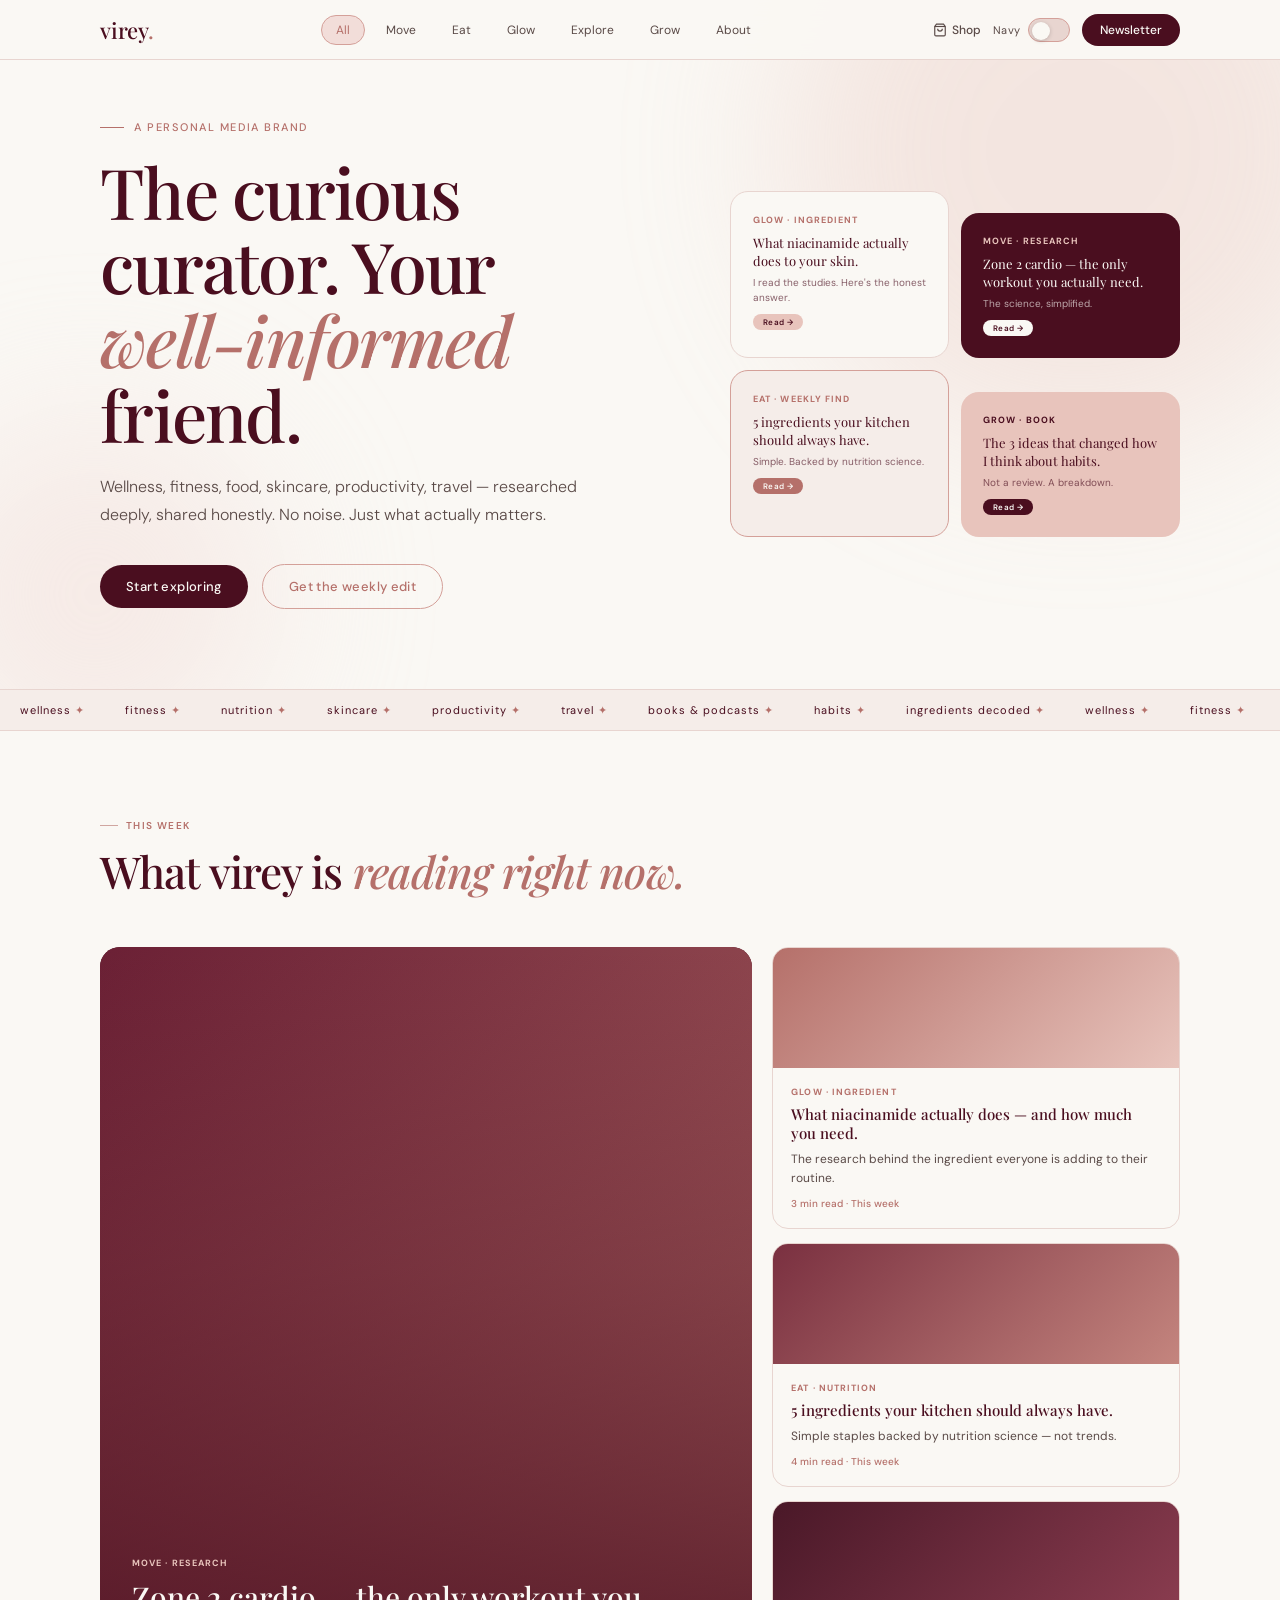
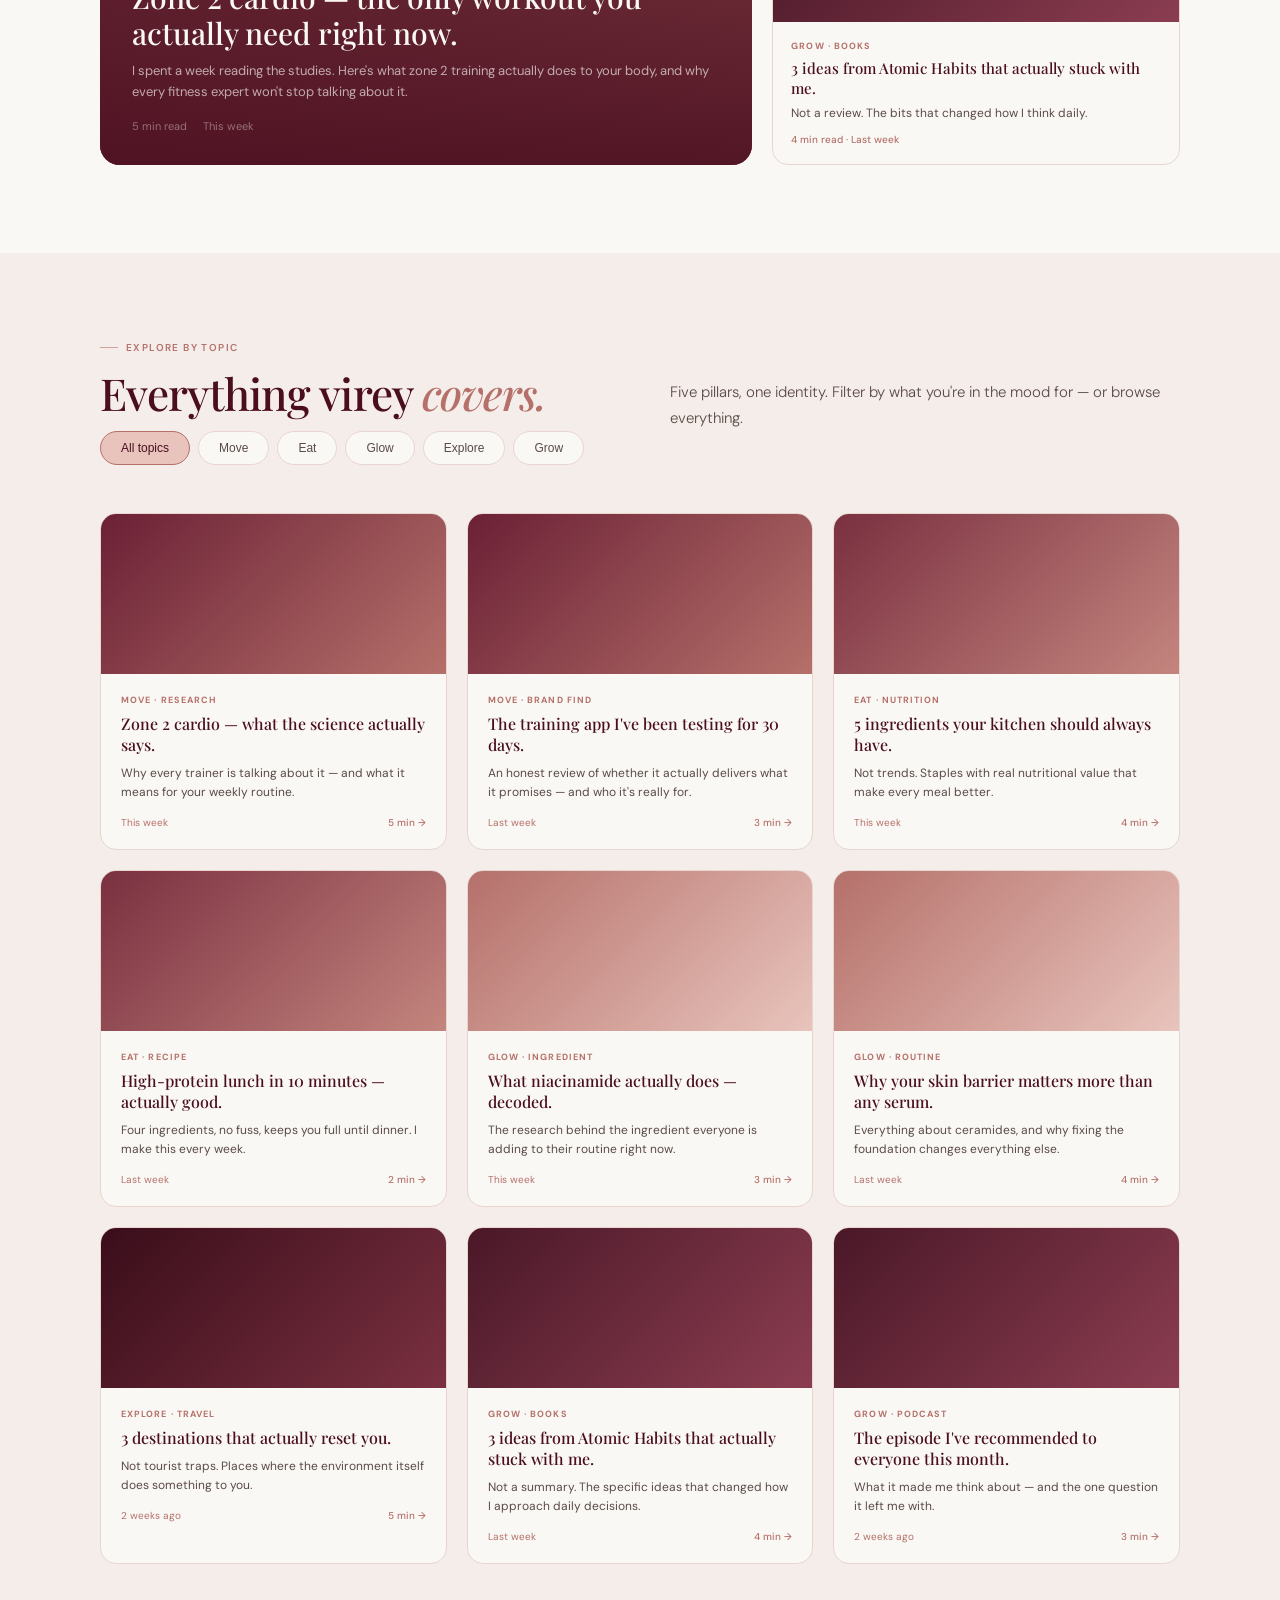
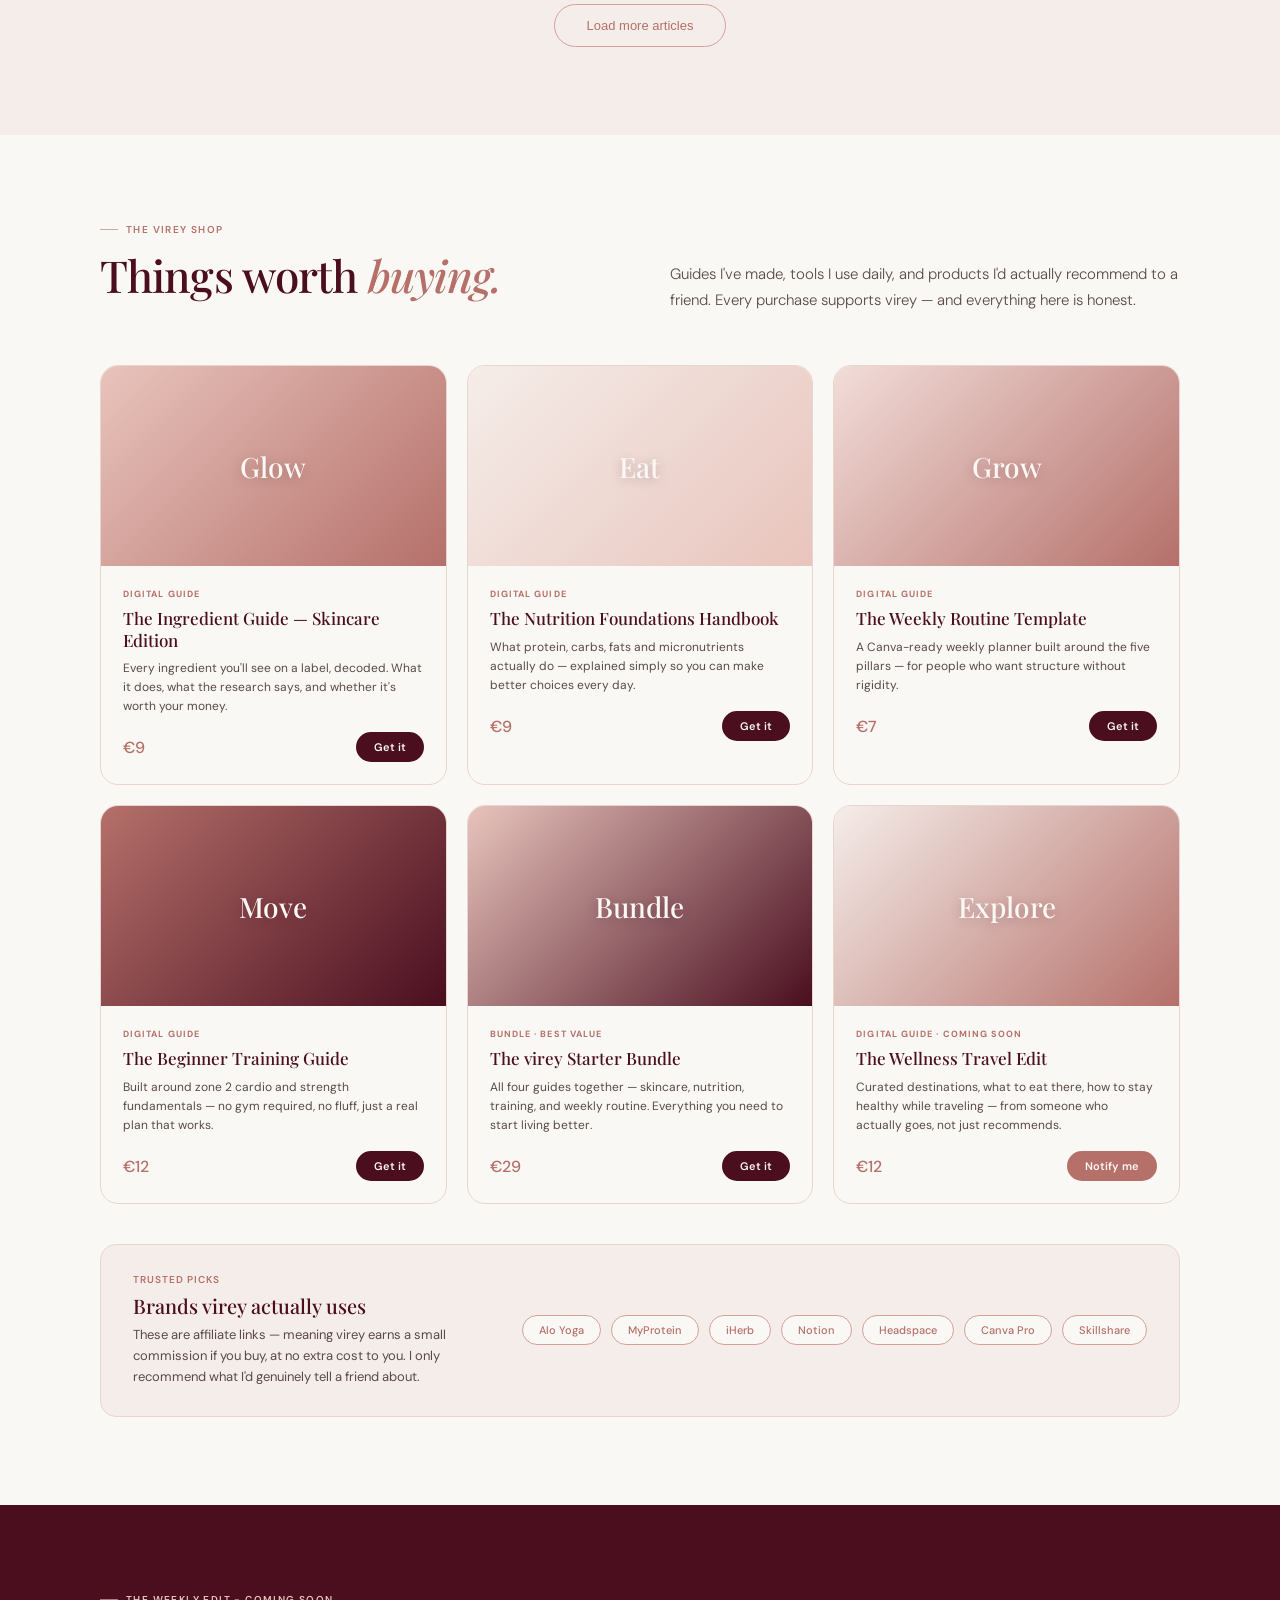
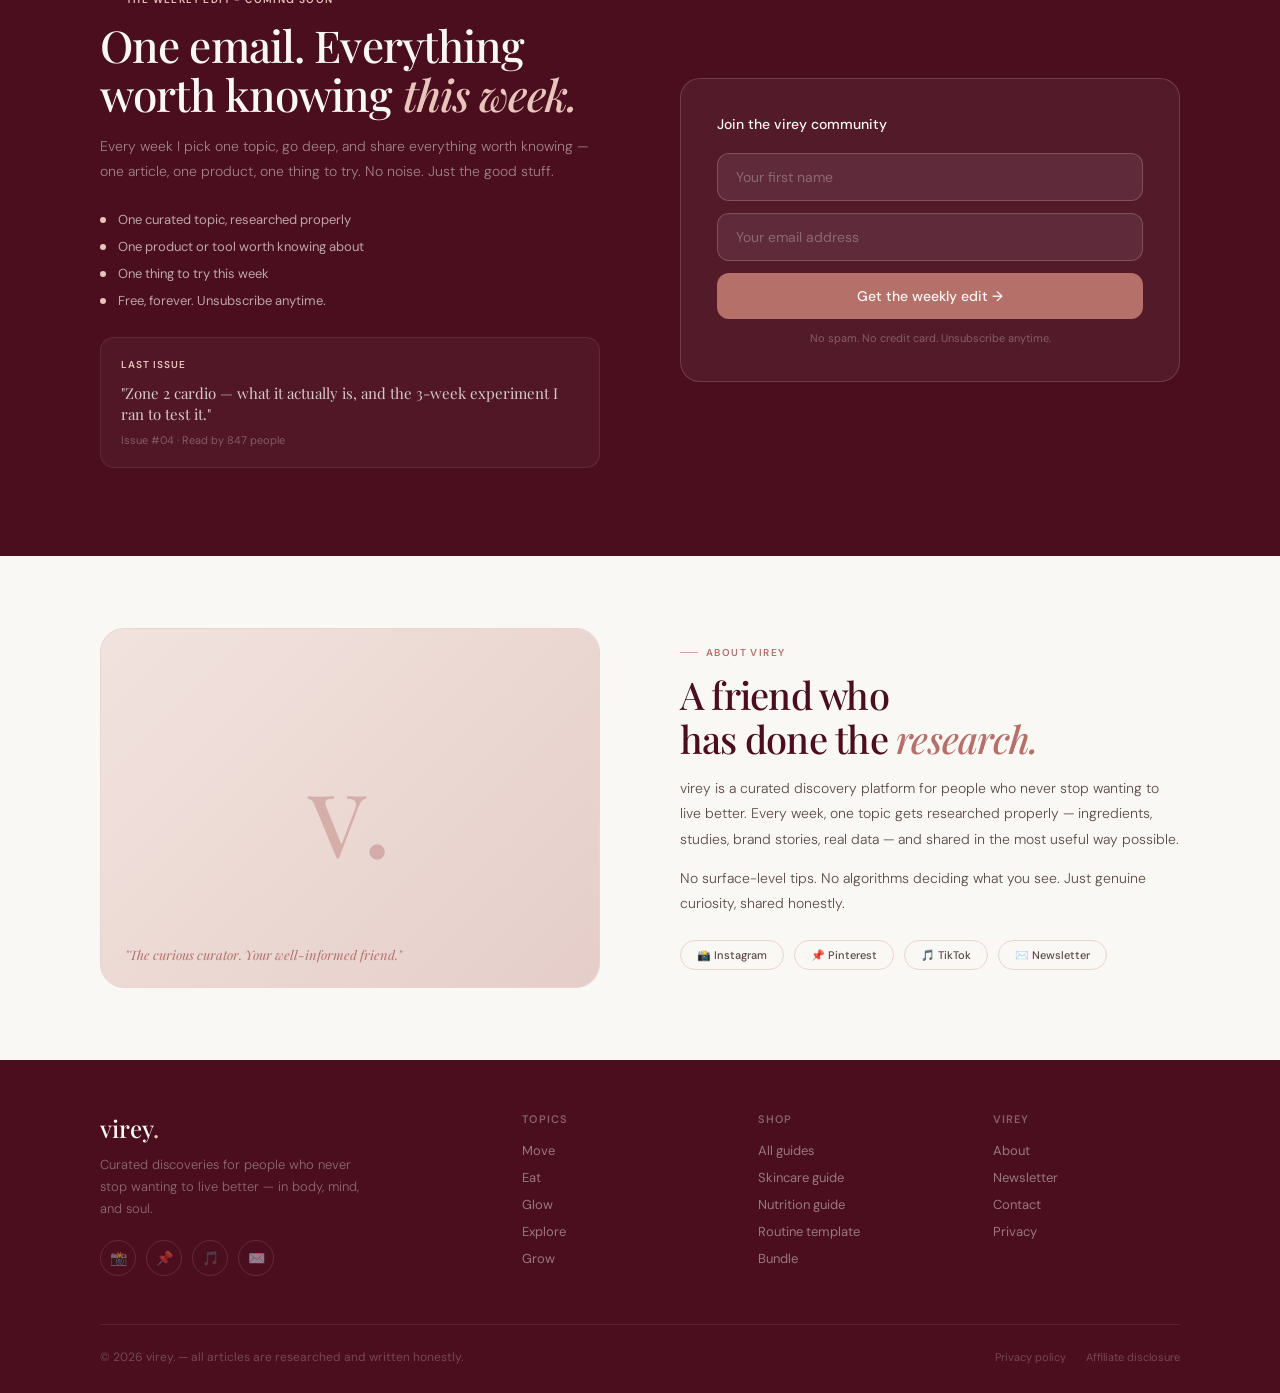
<file: index.html>
<!DOCTYPE html>
<html lang="en">
<head>
  <meta charset="UTF-8">
  <meta name="viewport" content="width=device-width, initial-scale=1.0">
  <title>virey.</title>
 
  <!-- Google Fonts: Playfair Display (headings) + DM Sans (body) -->
  <link rel="preconnect" href="https://fonts.googleapis.com">
  <link rel="preconnect" href="https://fonts.gstatic.com" crossorigin>
  <link href="https://fonts.googleapis.com/css2?family=Playfair+Display:ital,wght@0,400;0,500;0,700;1,400;1,500&family=DM+Sans:ital,wght@0,300;0,400;0,500;1,300&display=swap" rel="stylesheet">
  
<style> 
  /* ============================================================
   virey. — curated discoveries for a better life
   styles.css — all visual styles for the website
   G1 PALETTE: cream #FAF8F4 / dusty rose #B5706A /
               soft blush #E8C4BC / garnet #4A0E1F
   ============================================================ */


/* ── DESIGN TOKENS ──────────────────────────────────────────
   Global colour palette and shared variables.
   Change these to retheme the entire site at once.
   ---------------------------------------------------------- */
:root {
  --white:    #FAF8F4;      /* cream — replaces pure white as the base */
  --ice:      #F5EDE9;      /* warm blush tint — used for card backgrounds */
  --celeste:  #E8C4BC;      /* soft blush — primary brand tint */
  --sky:      #B5706A;      /* dusty rose — accents, stars, highlights */
  --ocean:    #B5706A;      /* dusty rose — buttons, links, CTAs */
  --mist:     #F2DDD9;      /* lightest blush wash — hover states */
  --slate:    #5A4A47;      /* warm body text colour */
  --ink:      #4A0E1F;      /* garnet — headings and dark sections background */
  --border:   #E8D5D0;      /* default card/section border */
  --border2:  #D4A099;      /* rose-tinted border for focus states */
}


/* ── RESET & BASE ───────────────────────────────────────────
   Normalise browser defaults and set global body styles.
   ---------------------------------------------------------- */
*, *::before, *::after {
  box-sizing: border-box;
  margin: 0;
  padding: 0;
}

html {
  scroll-behavior: smooth;
}

body {
  font-family: 'DM Sans', sans-serif;
  background: var(--white);
  color: var(--ink);
  overflow-x: hidden;
}

a {
  text-decoration: none;
  color: inherit;
}


/* ── LAYOUT UTILITY ─────────────────────────────────────────
   Centred max-width container used across all sections.
   ---------------------------------------------------------- */
.container {
  max-width: 1160px;
  margin: 0 auto;
  padding: 0 40px;
}


/* ── NAVIGATION ─────────────────────────────────────────────
   Fixed top bar with logo, topic filters, and subscribe CTA.
   Uses backdrop-filter for frosted glass effect on scroll.
   ---------------------------------------------------------- */
.nav {
  position: fixed;
  top: 0; left: 0; right: 0;
  z-index: 200;
  background: rgba(250, 248, 244, 0.94);
  backdrop-filter: blur(14px);
  border-bottom: 0.5px solid var(--border);
  height: 60px;
  display: flex;
  align-items: center;
}

.nav-inner {
  display: flex;
  align-items: center;
  justify-content: space-between;
  width: 100%;
}

/* Brand name in the nav */
.nav-logo {
  font-family: 'Playfair Display', serif;
  font-size: 22px;
  font-weight: 500;
  color: var(--ink);
  letter-spacing: -0.01em;
}
.nav-logo span {
  color: var(--sky); /* the dot after virey */
}

/* Topic pill filters (All, Move, Eat, Glow, Explore, Grow) */
.nav-topics {
  display: flex;
  gap: 6px;
}

.nav-topic {
  font-size: 12px;
  font-weight: 400;
  color: var(--slate);
  padding: 6px 14px;
  border-radius: 999px;
  border: 0.5px solid transparent;
  transition: all 0.2s;
  cursor: pointer;
}
.nav-topic:hover,
.nav-topic.active {
  background: var(--mist);
  color: var(--ocean);
  border-color: var(--border2);
}

/* Right side: shop icon link + subscribe button */
.nav-right {
  display: flex;
  gap: 12px;
  align-items: center;
}

.nav-shop {
  font-size: 12px;
  font-weight: 500;
  color: var(--slate);
  display: flex;
  align-items: center;
  gap: 5px;
  transition: color 0.2s;
}
.nav-shop:hover { color: var(--ocean); }

.nav-subscribe {
  font-size: 12px;
  font-weight: 500;
  padding: 8px 18px;
  border-radius: 999px;
  background: var(--ink);
  color: var(--white);
  transition: all 0.2s;
}
.nav-subscribe:hover { background: var(--sky); }


/* ── HERO SECTION ───────────────────────────────────────────
   Full-height opening section with headline on the left
   and four floating content preview cards on the right.
   ---------------------------------------------------------- */
.hero {
  padding: 120px 0 80px;
  position: relative;
  overflow: hidden;
  background: var(--white);
}

/* Decorative blurred colour blobs in the background */
.hero-blob {
  position: absolute;
  border-radius: 50%;
  filter: blur(80px);
  pointer-events: none; /* blobs must never block clicks */
}
.blob1 {
  width: 600px; height: 600px;
  background: var(--celeste);
  opacity: 0.35;
  top: -150px; right: -100px;
}
.blob2 {
  width: 350px; height: 350px;
  background: var(--mist);
  opacity: 0.5;
  bottom: -80px; left: -80px;
}

/* Two-column grid: text left, cards right */
.hero-inner {
  display: grid;
  grid-template-columns: 1.1fr 0.9fr;
  gap: 80px;
  align-items: center;
  position: relative;
  z-index: 1;
}

/* Small uppercase label above the headline */
.hero-eyebrow {
  display: flex;
  align-items: center;
  gap: 10px;
  margin-bottom: 20px;
}
.hero-eyebrow::before {
  content: '';
  width: 24px; height: 1px;
  background: var(--sky);
}
.hero-eyebrow-text {
  font-size: 11px;
  font-weight: 500;
  letter-spacing: 0.14em;
  text-transform: uppercase;
  color: var(--sky);
}

/* Main headline */
.hero-h1 {
  font-family: 'Playfair Display', serif;
  font-size: clamp(44px, 5.5vw, 70px);
  font-weight: 500;
  line-height: 1.06;
  letter-spacing: -0.025em;
  color: var(--ink);
  margin-bottom: 22px;
}
.hero-h1 em {
  font-style: italic;
  color: var(--sky);
}

/* Subtitle paragraph */
.hero-p {
  font-size: 16px;
  line-height: 1.78;
  color: var(--slate);
  font-weight: 300;
  margin-bottom: 34px;
  max-width: 480px;
}

/* CTA buttons row */
.hero-ctas {
  display: flex;
  gap: 14px;
  align-items: center;
  flex-wrap: wrap;
}

/* Shared button base style */
.btn {
  display: inline-block;
  font-size: 13px;
  font-weight: 500;
  letter-spacing: 0.03em;
  padding: 13px 26px;
  border-radius: 999px;
  transition: all 0.2s;
}
.btn-fill { background: var(--ink); color: var(--white); }
.btn-fill:hover { background: var(--sky); transform: translateY(-2px); }
.btn-outline { border: 1.5px solid var(--border2); color: var(--sky); background: transparent; }
.btn-outline:hover { background: var(--mist); }


/* ── HERO CARDS (right side) ────────────────────────────────
   2×2 grid of mini content preview cards that float
   up and down with a staggered animation.
   ---------------------------------------------------------- */
.hero-right {
  display: grid;
  grid-template-columns: 1fr 1fr;
  gap: 12px;
  transform: rotate(1deg); /* slight tilt for visual interest */
}

/* Each card floats independently */
.hcard {
  border-radius: 18px;
  padding: 22px;
  position: relative;
  z-index: 1;
  cursor: pointer;
  animation: float 5s ease-in-out infinite;
}
/* Stagger the float timing so cards move at different speeds */
.hcard:nth-child(2) { animation-delay: -1.5s; margin-top: 22px; }
.hcard:nth-child(3) { animation-delay: -3s; }
.hcard:nth-child(4) { animation-delay: -4.5s; margin-top: 22px; }

@keyframes float {
  0%, 100% { transform: translateY(0px); }
  50%       { transform: translateY(-8px); }
}

/* Card inner elements */
.hcard-tag   { font-size: 9px; font-weight: 700; letter-spacing: 0.12em; text-transform: uppercase; margin-bottom: 8px; }
.hcard-title { font-family: 'Playfair Display', serif; font-size: 13px; line-height: 1.35; margin-bottom: 6px; }
.hcard-body  { font-size: 10px; line-height: 1.5; opacity: 0.65; }
.hcard-pill  { display: inline-block; font-size: 8px; font-weight: 600; letter-spacing: 0.04em; padding: 3px 10px; border-radius: 999px; margin-top: 9px; }

/* Card colour variants — recoloured for G1 palette */
.hc1 { background: var(--white); border: 0.5px solid var(--border); }
.hc1 .hcard-tag  { color: var(--sky); }
.hc1 .hcard-title { color: var(--ink); }
.hc1 .hcard-pill { background: var(--celeste); color: var(--ink); }

.hc2 { background: var(--ink); }
.hc2 .hcard-tag              { color: var(--celeste); }
.hc2 .hcard-title, .hc2 .hcard-body { color: var(--white); }
.hc2 .hcard-pill             { background: var(--white); color: var(--ink); }

.hc3 { background: var(--ice); border: 0.5px solid var(--border2); }
.hc3 .hcard-tag  { color: var(--sky); }
.hc3 .hcard-title { color: var(--ink); }
.hc3 .hcard-pill { background: var(--sky); color: var(--white); }

.hc4 { background: var(--celeste); }
.hc4 .hcard-tag  { color: var(--ink); }
.hc4 .hcard-title { color: var(--ink); }
.hc4 .hcard-pill { background: var(--ink); color: var(--white); }


/* ── TICKER / MARQUEE STRIP ─────────────────────────────────
   Continuously scrolling topic tags between hero and content.
   Items are duplicated in HTML to create a seamless loop.
   ---------------------------------------------------------- */
.ticker {
  background: var(--ice);
  padding: 13px 0;
  overflow: hidden;
  border-top: 0.5px solid var(--border);
  border-bottom: 0.5px solid var(--border);
}

/* The track moves left at a constant speed */
.ticker-track {
  display: flex;
  width: max-content;             /* must be wider than the viewport */
  animation: tick 34s linear infinite;
  white-space: nowrap;
}

/* translateX(-50%) works because the HTML has exactly 2× the items */
@keyframes tick {
  from { transform: translateX(0); }
  to   { transform: translateX(-50%); }
}

.ticker-item {
  font-size: 11px;
  font-weight: 400;
  letter-spacing: 0.09em;
  color: var(--ink);
  padding: 0 20px;
  display: inline-block;
}
.ticker-star { color: var(--sky); } /* dusty rose star separator ✦ */


/* ── SHARED SECTION STYLES ──────────────────────────────────
   Reusable layout, heading, and eyebrow styles used by
   featured, topics, shop, newsletter, and about sections.
   ---------------------------------------------------------- */
.section      { padding: 88px 0; }
.section-alt  { background: var(--ice); }   /* alternating background */
.section-head { margin-bottom: 52px; }

/* Small uppercase eyebrow label above section headings */
.eyebrow {
  display: flex;
  align-items: center;
  gap: 8px;
  margin-bottom: 14px;
}
.eyebrow::before {
  content: '';
  width: 18px; height: 1px;
  background: currentColor;
  opacity: 0.6;
}
.eyebrow-text {
  font-size: 10px;
  font-weight: 600;
  letter-spacing: 0.14em;
  text-transform: uppercase;
}
.eye-ocean { color: var(--sky); }
.eye-sky   { color: var(--sky); }

/* Section heading (h2) */
.sh2 {
  font-family: 'Playfair Display', serif;
  font-size: clamp(28px, 3.5vw, 44px);
  font-weight: 500;
  line-height: 1.12;
  letter-spacing: -0.02em;
  color: var(--ink);
  margin-bottom: 14px;
}
.sh2 em { font-style: italic; color: var(--sky); }

/* Section subtitle paragraph */
.sp { font-size: 15px; line-height: 1.75; color: var(--slate); font-weight: 300; }

/* Split heading/subtitle layout (heading left, paragraph right) */
.section-head-split {
  display: grid;
  grid-template-columns: 1fr 1fr;
  gap: 60px;
  align-items: end;
}


/* ── FEATURED ARTICLES SECTION ──────────────────────────────
   "What virey is reading right now" — one hero article left,
   three smaller article cards stacked on the right.
   ---------------------------------------------------------- */

/* Hero article takes 60%, side stack takes 40% */
.featured-grid {
  display: grid;
  grid-template-columns: 1.6fr 1fr;
  gap: 20px;
}

/* Large clickable article card with gradient image background */
.article-hero {
  border-radius: 20px;
  overflow: hidden;
  background: var(--ink);
  position: relative;
  min-height: 400px;
  display: flex;
  flex-direction: column;
  justify-content: flex-end;
  padding: 32px;
  cursor: pointer;
}
/* Dark overlay so text is readable over the gradient */
.article-hero-bg {
  position: absolute; inset: 0;
  background: linear-gradient(to top, rgba(74,14,31,0.92) 0%, rgba(74,14,31,0.3) 60%, transparent 100%);
}
/* Colour gradient representing each topic — all recoloured for G1 */
.article-hero-img          { position: absolute; inset: 0; }
.article-hero-img.move    { background: linear-gradient(135deg, #6B2035, #B5706A); }
.article-hero-img.eat     { background: linear-gradient(135deg, #7A3040, #C4857E); }
.article-hero-img.glow    { background: linear-gradient(135deg, #B5706A, #E8C4BC); }
.article-hero-img.grow    { background: linear-gradient(135deg, #4A1828, #8B3D50); }
.article-hero-img.explore { background: linear-gradient(135deg, #3A0D1A, #7A3040); }

.article-hero-content { position: relative; z-index: 1; }
.article-hero .art-tag   { color: var(--celeste); margin-bottom: 10px; }
.article-hero .art-title {
  font-family: 'Playfair Display', serif;
  font-size: clamp(22px, 2.5vw, 30px);
  font-weight: 500;
  color: var(--white);
  line-height: 1.2;
  margin-bottom: 10px;
}
.article-hero .art-desc { font-size: 13px; color: rgba(250,248,244,0.65); line-height: 1.6; margin-bottom: 16px; }
.article-hero .art-meta { font-size: 11px; color: rgba(250,248,244,0.4); display: flex; gap: 16px; }

/* The three smaller article cards on the right */
.articles-side { display: flex; flex-direction: column; gap: 14px; }

.article-card {
  background: var(--white);
  border: 0.5px solid var(--border);
  border-radius: 16px;
  overflow: hidden;
  cursor: pointer;
  transition: all 0.22s;
  display: flex;
  flex-direction: column;
}
.article-card:hover { border-color: var(--sky); transform: translateY(-3px); }

/* Gradient image strip at the top of each small card */
.article-card-img { height: 120px; }
.article-card-img.move    { background: linear-gradient(135deg, #6B2035, #B5706A); }
.article-card-img.eat     { background: linear-gradient(135deg, #7A3040, #C4857E); }
.article-card-img.glow    { background: linear-gradient(135deg, #B5706A, #E8C4BC); }
.article-card-img.grow    { background: linear-gradient(135deg, #4A1828, #8B3D50); }
.article-card-img.explore { background: linear-gradient(135deg, #3A0D1A, #7A3040); }

.article-card-body { padding: 18px; flex: 1; }

/* Shared article text styles (used in side cards and article grid) */
.art-tag      { font-size: 9px; font-weight: 700; letter-spacing: 0.12em; text-transform: uppercase; color: var(--sky); margin-bottom: 7px; }
.art-title-sm { font-family: 'Playfair Display', serif; font-size: 15px; font-weight: 500; color: var(--ink); line-height: 1.3; margin-bottom: 6px; }
.art-desc-sm  { font-size: 12px; color: var(--slate); line-height: 1.55; }
.art-meta-sm  { font-size: 10px; color: var(--sky); margin-top: 10px; font-weight: 500; }


/* ── TOPICS / BROWSE BY SECTION ─────────────────────────────
   Filter buttons + responsive 3-column article card grid.
   Clicking a filter button shows/hides cards by data-topic.
   ---------------------------------------------------------- */

/* Row of filter buttons above the article grid */
.topics-nav {
  display: flex;
  gap: 8px;
  margin-bottom: 48px;
  flex-wrap: wrap;
}

.topic-btn {
  font-size: 12px;
  font-weight: 500;
  padding: 9px 20px;
  border-radius: 999px;
  border: 1px solid var(--border);
  color: var(--slate);
  background: var(--white);
  cursor: pointer;
  transition: all 0.2s;
  display: flex;
  align-items: center;
  gap: 7px;
}
.topic-btn:hover,
.topic-btn.active {
  background: var(--celeste);
  border-color: var(--sky);
  color: var(--ink);
}

/* 3-column article grid */
.articles-grid {
  display: grid;
  grid-template-columns: repeat(3, 1fr);
  gap: 20px;
}

/* Individual article card in the grid */
.ag-card {
  background: var(--white);
  border: 0.5px solid var(--border);
  border-radius: 16px;
  overflow: hidden;
  cursor: pointer;
  transition: all 0.22s;
}
.ag-card:hover { border-color: var(--sky); transform: translateY(-3px); }

/* Gradient image at top of each card */
.ag-img { height: 160px; }
.ag-img.move    { background: linear-gradient(135deg, #6B2035, #B5706A); }
.ag-img.eat     { background: linear-gradient(135deg, #7A3040, #C4857E); }
.ag-img.glow    { background: linear-gradient(135deg, #B5706A, #E8C4BC); }
.ag-img.grow    { background: linear-gradient(135deg, #4A1828, #8B3D50); }
.ag-img.explore { background: linear-gradient(135deg, #3A0D1A, #7A3040); }

.ag-body  { padding: 20px; }
.ag-tag   { font-size: 9px; font-weight: 700; letter-spacing: 0.12em; text-transform: uppercase; color: var(--sky); margin-bottom: 8px; }
.ag-title { font-family: 'Playfair Display', serif; font-size: 16px; font-weight: 500; color: var(--ink); line-height: 1.3; margin-bottom: 8px; }
.ag-desc  { font-size: 12px; color: var(--slate); line-height: 1.6; }

.ag-meta  { margin-top: 14px; display: flex; align-items: center; justify-content: space-between; }
.ag-date  { font-size: 10px; color: var(--sky); }
.ag-read  { font-size: 10px; font-weight: 500; color: var(--sky); }

/* "Load more articles" button below the grid */
.load-more {
  display: block;
  margin: 40px auto 0;
  font-size: 13px;
  font-weight: 500;
  padding: 13px 32px;
  border-radius: 999px;
  border: 1.5px solid var(--border2);
  color: var(--sky);
  background: transparent;
  cursor: pointer;
  transition: all 0.2s;
}
.load-more:hover { background: var(--mist); }


/* ── SHOP / STOREFRONT SECTION ──────────────────────────────
   Digital guides for sale + affiliate brand links.
   Connects to Gumroad or Stan Store via the openShop() JS fn.
   ---------------------------------------------------------- */

/* Two-column intro: heading left, description right */
.shop-intro {
  display: grid;
  grid-template-columns: 1fr 1fr;
  gap: 60px;
  align-items: end;
  margin-bottom: 52px;
}

/* 3-column product card grid */
.shop-grid {
  display: grid;
  grid-template-columns: repeat(3, 1fr);
  gap: 20px;
}

.shop-card {
  border-radius: 18px;
  overflow: hidden;
  border: 0.5px solid var(--border);
  background: var(--white);
  cursor: pointer;
  transition: all 0.22s;
}
.shop-card:hover { border-color: var(--sky); transform: translateY(-4px); }

/* Gradient image at top of each product card — G1 tones */
.shop-img {
  height: 200px;
  display: flex;
  align-items: center;
  justify-content: center;
  position: relative;
}
.shop-img.s1 { background: linear-gradient(135deg, var(--celeste), var(--sky)); }
.shop-img.s2 { background: linear-gradient(135deg, var(--ice), var(--celeste)); }
.shop-img.s3 { background: linear-gradient(135deg, var(--mist), var(--sky)); }
.shop-img.s4 { background: linear-gradient(135deg, var(--sky), var(--ink)); }
.shop-img.s5 { background: linear-gradient(135deg, var(--celeste), var(--ink)); }
.shop-img.s6 { background: linear-gradient(135deg, var(--ice), var(--sky)); }

.shop-img-label {
  font-family: 'Playfair Display', serif;
  font-size: 28px;
  font-weight: 500;
  color: var(--white);
  text-shadow: 0 2px 12px rgba(74,14,31,0.25);
}
.shop-img-icon {
  font-size: 40px;
  position: absolute;
  bottom: 16px; right: 20px;
  opacity: 0.6;
}

.shop-body     { padding: 22px; }
.shop-category { font-size: 9px; font-weight: 700; letter-spacing: 0.12em; text-transform: uppercase; color: var(--sky); margin-bottom: 8px; }
.shop-name     { font-family: 'Playfair Display', serif; font-size: 17px; font-weight: 500; color: var(--ink); line-height: 1.25; margin-bottom: 8px; }
.shop-desc     { font-size: 12px; color: var(--slate); line-height: 1.6; margin-bottom: 16px; }

.shop-footer { display: flex; align-items: center; justify-content: space-between; }
.shop-price  { font-size: 16px; font-weight: 500; color: var(--sky); }
.shop-btn    { font-size: 11px; font-weight: 600; padding: 8px 18px; border-radius: 999px; background: var(--ink); color: var(--white); transition: all 0.2s; }
.shop-btn:hover { background: var(--sky); }

/* Affiliate brands strip below the product grid */
.shop-affiliate {
  margin-top: 40px;
  padding: 28px 32px;
  background: var(--ice);
  border: 0.5px solid var(--border);
  border-radius: 16px;
  display: flex;
  align-items: center;
  justify-content: space-between;
  gap: 24px;
  flex-wrap: wrap;
}
.shop-aff-text  { flex: 1; min-width: 240px; }
.shop-aff-label { font-size: 10px; font-weight: 600; letter-spacing: 0.1em; text-transform: uppercase; color: var(--sky); margin-bottom: 6px; }
.shop-aff-title { font-family: 'Playfair Display', serif; font-size: 20px; font-weight: 500; color: var(--ink); margin-bottom: 6px; }
.shop-aff-desc  { font-size: 13px; color: var(--slate); line-height: 1.6; }

.aff-brands { display: flex; gap: 10px; flex-wrap: wrap; }
.aff-brand  {
  font-size: 11px;
  font-weight: 500;
  padding: 7px 16px;
  border-radius: 999px;
  border: 1px solid var(--border2);
  color: var(--sky);
  background: var(--white);
  transition: all 0.2s;
  cursor: pointer;
}
.aff-brand:hover { background: var(--celeste); }


/* ── NEWSLETTER SECTION ─────────────────────────────────────
   Dark background section with left column description
   and right column email signup form.
   ---------------------------------------------------------- */
.newsletter { background: var(--ink); padding: 88px 0; }

/* Two-column grid: info left, form right */
.nl-inner {
  display: grid;
  grid-template-columns: 1fr 1fr;
  gap: 80px;
  align-items: center;
}

/* Left column — eyebrow uses blush colour on dark background */
.nl-left .eyebrow-text  { color: var(--celeste); }
.nl-left .eyebrow::before { background: var(--celeste); }

.nl-h2 {
  font-family: 'Playfair Display', serif;
  font-size: clamp(30px, 3.5vw, 44px);
  font-weight: 500;
  color: var(--white);
  line-height: 1.12;
  letter-spacing: -0.02em;
  margin-bottom: 16px;
}
.nl-h2 em { font-style: italic; color: var(--celeste); }

.nl-p { font-size: 14px; color: rgba(250,248,244,0.5); line-height: 1.75; font-weight: 300; margin-bottom: 28px; }

/* Benefit bullets below the description */
.nl-perks  { display: flex; flex-direction: column; gap: 10px; }
.nl-perk   { display: flex; align-items: center; gap: 12px; font-size: 13px; color: rgba(250,248,244,0.65); }
.nl-perk-dot { width: 6px; height: 6px; border-radius: 50%; background: var(--celeste); flex-shrink: 0; }

/* Last issue teaser box */
.nl-preview    { margin-top: 28px; background: rgba(250,248,244,0.04); border: 0.5px solid rgba(250,248,244,0.08); border-radius: 14px; padding: 20px; }
.nl-prev-label { font-size: 10px; font-weight: 600; letter-spacing: 0.1em; text-transform: uppercase; color: var(--celeste); margin-bottom: 12px; }
.nl-prev-issue { font-family: 'Playfair Display', serif; font-size: 15px; color: rgba(250,248,244,0.8); line-height: 1.4; margin-bottom: 8px; }
.nl-prev-meta  { font-size: 11px; color: rgba(250,248,244,0.3); }

/* Right column — frosted glass signup form */
.nl-form-card {
  background: rgba(250,248,244,0.05);
  border: 0.5px solid rgba(232,196,188,0.2);
  border-radius: 20px;
  padding: 36px;
}
.nl-form-label { font-size: 14px; font-weight: 500; color: var(--white); margin-bottom: 20px; }

.nl-input {
  width: 100%;
  padding: 14px 18px;
  border-radius: 12px;
  border: 1px solid rgba(232,196,188,0.25);
  background: rgba(250,248,244,0.07);
  color: var(--white);
  font-family: 'DM Sans', sans-serif;
  font-size: 14px;
  margin-bottom: 12px;
  outline: none;
  transition: border-color 0.2s;
}
.nl-input::placeholder { color: rgba(250,248,244,0.3); }
.nl-input:focus        { border-color: var(--celeste); }

.nl-submit {
  width: 100%;
  padding: 14px;
  border-radius: 12px;
  background: var(--sky);
  color: var(--white);
  font-family: 'DM Sans', sans-serif;
  font-size: 14px;
  font-weight: 500;
  border: none;
  cursor: pointer;
  transition: all 0.2s;
}
.nl-submit:hover { background: var(--celeste); color: var(--ink); }

.nl-small { font-size: 11px; color: rgba(250,248,244,0.3); margin-top: 12px; text-align: center; }


/* ── ABOUT SECTION ──────────────────────────────────────────
   Two-column layout: decorative virey monogram left,
   brand description and social links right.
   ---------------------------------------------------------- */
.about-strip { background: var(--white); padding: 72px 0; }

.about-inner {
  display: grid;
  grid-template-columns: 1fr 1fr;
  gap: 80px;
  align-items: center;
}

/* Left: decorative box with large "v." monogram */
.about-img-area {
  background: var(--ice);
  border: 0.5px solid var(--border);
  border-radius: 24px;
  height: 360px;
  display: flex;
  align-items: center;
  justify-content: center;
  position: relative;
  overflow: hidden;
}
.about-img-bg {
  position: absolute; inset: 0;
  background: linear-gradient(135deg, var(--celeste) 0%, var(--sky) 100%);
  opacity: 0.25;
}
.about-monogram {
  font-family: 'Playfair Display', serif;
  font-size: 120px;
  font-weight: 400;
  color: var(--sky);
  opacity: 0.4;
  line-height: 1;
  user-select: none;
}
.about-tagline {
  position: absolute;
  bottom: 24px; left: 24px; right: 24px;
  font-size: 13px;
  color: var(--sky);
  font-style: italic;
  font-family: 'Playfair Display', serif;
}

/* Right: about text and platform pills */
.about-h2 {
  font-family: 'Playfair Display', serif;
  font-size: clamp(26px, 3vw, 38px);
  font-weight: 500;
  line-height: 1.15;
  letter-spacing: -0.02em;
  color: var(--ink);
  margin-bottom: 16px;
}
.about-h2 em { font-style: italic; color: var(--sky); }
.about-p { font-size: 14px; line-height: 1.8; color: var(--slate); font-weight: 300; margin-bottom: 14px; }

/* Social/platform pill links */
.about-platforms { display: flex; gap: 10px; margin-top: 24px; flex-wrap: wrap; }
.plat-pill {
  font-size: 11px;
  font-weight: 500;
  padding: 7px 16px;
  border-radius: 999px;
  border: 1px solid var(--border);
  color: var(--slate);
  display: flex;
  align-items: center;
  gap: 6px;
  transition: all 0.2s;
}
.plat-pill:hover { border-color: var(--sky); color: var(--sky); background: var(--mist); }


/* ── FOOTER ─────────────────────────────────────────────────
   Dark background footer with brand description, topic links,
   shop links, virey links, and legal row at the bottom.
   ---------------------------------------------------------- */
footer { background: var(--ink); padding: 52px 0 28px; }

/* 4-column top section: brand + 3 link columns */
.footer-top {
  display: grid;
  grid-template-columns: 2fr 1fr 1fr 1fr;
  gap: 48px;
  margin-bottom: 48px;
}

.footer-brand-name { font-family: 'Playfair Display', serif; font-size: 24px; font-weight: 500; color: var(--white); margin-bottom: 10px; }
.footer-brand-name span { color: var(--celeste); }

.footer-brand-desc { font-size: 13px; color: rgba(250,248,244,0.4); line-height: 1.7; font-weight: 300; max-width: 260px; margin-bottom: 20px; }

/* Social icon circles */
.footer-socials { display: flex; gap: 10px; }
.fsoc {
  width: 36px; height: 36px;
  border-radius: 50%;
  border: 0.5px solid rgba(250,248,244,0.12);
  display: flex; align-items: center; justify-content: center;
  font-size: 14px;
  color: rgba(250,248,244,0.45);
  transition: all 0.2s;
  cursor: pointer;
}
.fsoc:hover { border-color: var(--celeste); color: var(--celeste); }

/* Column headings */
.footer-col-title {
  font-size: 11px;
  font-weight: 600;
  letter-spacing: 0.1em;
  text-transform: uppercase;
  color: rgba(250,248,244,0.35);
  margin-bottom: 16px;
}

/* Column link lists */
.footer-links   { display: flex; flex-direction: column; gap: 10px; }
.footer-links a { font-size: 13px; color: rgba(250,248,244,0.45); transition: color 0.2s; }
.footer-links a:hover { color: var(--celeste); }

/* Bottom bar with copyright and legal links */
.footer-bottom {
  border-top: 0.5px solid rgba(250,248,244,0.07);
  padding-top: 24px;
  display: flex;
  justify-content: space-between;
  align-items: center;
  flex-wrap: wrap;
  gap: 12px;
}
.footer-copy { font-size: 12px; color: rgba(250,248,244,0.25); }
.footer-legal { display: flex; gap: 20px; }
.footer-legal a { font-size: 11px; color: rgba(250,248,244,0.25); transition: color 0.2s; }
.footer-legal a:hover { color: var(--celeste); }


/* ── ARTICLE MODAL ──────────────────────────────────────────
   Full-screen overlay that slides in when an article card
   is clicked. Contains article header, body, and affiliate CTA.
   Closed by clicking outside, clicking ✕, or pressing Escape.
   ---------------------------------------------------------- */

/* Dark semi-transparent overlay */
.modal-overlay {
  position: fixed; inset: 0;
  background: rgba(74,14,31,0.7);
  z-index: 500;
  display: flex;
  align-items: center;
  justify-content: center;
  padding: 20px;
  opacity: 0;
  pointer-events: none;
  transition: opacity 0.3s;
  backdrop-filter: blur(6px);
}
.modal-overlay.open {
  opacity: 1;
  pointer-events: all;
}

/* The modal card itself */
.modal {
  background: var(--white);
  border-radius: 24px;
  max-width: 680px;
  width: 100%;
  max-height: 85vh;
  overflow-y: auto;
  transform: translateY(20px);
  transition: transform 0.3s;
}
.modal-overlay.open .modal { transform: translateY(0); }

/* Coloured header image area */
.modal-header {
  height: 220px;
  border-radius: 24px 24px 0 0;
  display: flex;
  align-items: flex-end;
  padding: 28px;
  position: relative;
}
.modal-header-bg      { position: absolute; inset: 0; border-radius: 24px 24px 0 0; }
.modal-header-overlay { position: absolute; inset: 0; background: linear-gradient(to top, rgba(74,14,31,0.85), transparent); border-radius: 24px 24px 0 0; }
.modal-header-content { position: relative; z-index: 1; }
.modal-header .art-tag  { color: var(--celeste); margin-bottom: 8px; }
.modal-header-title {
  font-family: 'Playfair Display', serif;
  font-size: 24px;
  font-weight: 500;
  color: var(--white);
  line-height: 1.25;
}

/* Close button top-right */
.modal-close {
  position: absolute; top: 20px; right: 20px;
  width: 36px; height: 36px;
  border-radius: 50%;
  background: rgba(250,248,244,0.15);
  border: none;
  color: var(--white);
  font-size: 18px;
  cursor: pointer;
  display: flex; align-items: center; justify-content: center;
  z-index: 2;
  transition: background 0.2s;
}
.modal-close:hover { background: rgba(250,248,244,0.25); }

/* Article body content */
.modal-body { padding: 32px; }

.modal-intro {
  font-size: 16px;
  line-height: 1.8;
  color: var(--ink);
  font-weight: 300;
  margin-bottom: 24px;
  border-left: 3px solid var(--sky);
  padding-left: 18px;
}
.modal-section-title { font-family: 'Playfair Display', serif; font-size: 18px; font-weight: 500; color: var(--ink); margin: 24px 0 10px; }
.modal-p { font-size: 14px; line-height: 1.8; color: var(--slate); margin-bottom: 14px; }

/* Key takeaway highlighted box */
.modal-highlight { background: var(--ice); border: 0.5px solid var(--border2); border-radius: 12px; padding: 18px 22px; margin: 20px 0; }
.modal-highlight-text { font-size: 13px; line-height: 1.7; color: var(--sky); font-style: italic; }

/* Affiliate CTA footer inside the modal */
.modal-footer { margin-top: 28px; padding-top: 20px; border-top: 0.5px solid var(--border); display: flex; align-items: center; justify-content: space-between; flex-wrap: wrap; gap: 12px; }
.modal-footer-text { font-size: 12px; color: var(--slate); }
.modal-aff { font-size: 12px; font-weight: 500; padding: 9px 20px; border-radius: 999px; background: var(--ink); color: var(--white); cursor: pointer; transition: background 0.2s; }
.modal-aff:hover { background: var(--sky); }


/* ── SCROLL REVEAL ANIMATIONS ───────────────────────────────
   Elements with .reveal start invisible and slide up into view
   when they enter the viewport (handled by IntersectionObserver
   in the JS). Delay classes stagger multiple elements.
   ---------------------------------------------------------- */
.reveal {
  opacity: 0;
  transform: translateY(22px);
  transition: opacity 0.65s ease, transform 0.65s ease;
}
.reveal.visible { opacity: 1; transform: translateY(0); }

/* Stagger delays for sequential reveals */
.rd1 { transition-delay: 0.08s; }
.rd2 { transition-delay: 0.16s; }
.rd3 { transition-delay: 0.24s; }
.rd4 { transition-delay: 0.32s; }
.rd5 { transition-delay: 0.40s; }


/* ── RESPONSIVE / MOBILE ────────────────────────────────────
   Breakpoints for tablet (≤900px) and mobile (≤600px).
   Most grids collapse to a single column on small screens.
   ---------------------------------------------------------- */
@media (max-width: 900px) {
  .container { padding: 0 20px; }

  /* Collapse two-column layouts to single column */
  .hero-inner,
  .featured-grid,
  .nl-inner,
  .about-inner,
  .section-head-split,
  .shop-intro {
    grid-template-columns: 1fr;
    gap: 40px;
  }

  /* Hide floating hero cards — too small to be useful */
  .hero-right { display: none; }

  /* Two columns on tablet for article and shop grids */
  .articles-grid, .shop-grid { grid-template-columns: 1fr 1fr; }

  /* Footer collapses to 2 columns */
  .footer-top { grid-template-columns: 1fr 1fr; }

  /* Hide topic nav pills — space-constrained on tablet */
  .nav-topics { display: none; }
}

@media (max-width: 600px) {
  /* Single column on mobile for all grids */
  .articles-grid, .shop-grid { grid-template-columns: 1fr; }
  .footer-top { grid-template-columns: 1fr; }
}


/* ── NAVY THEME OVERRIDES ────────────────────────────────────
   Applied when <html data-theme="navy"> is set by the toggle.
   Overrides every CSS variable to the 04 navy + powder blue
   palette. All components update automatically via var().
   ---------------------------------------------------------- */
[data-theme="navy"] {
  --white:   #FAF8F4;      /* cream — stays the same */
  --ice:     #EEF4FA;      /* cool blue-white tint */
  --celeste: #C5D8EC;      /* pale sky — replaces soft blush */
  --sky:     #6B8CAE;      /* powder blue — replaces dusty rose */
  --ocean:   #6B8CAE;      /* powder blue — replaces dusty rose */
  --mist:    #E4EEF6;      /* lightest blue wash — hover states */
  --slate:   #3A4A5A;      /* cool blue-tinted body text */
  --ink:     #0F1F3D;      /* classic navy — replaces garnet */
  --border:  #D0DDE8;      /* blue-tinted card border */
  --border2: #A8BED4;      /* powder blue border for focus states */
}

/* Nav background needs a direct override because it uses a
   hardcoded rgba() rather than a CSS variable */
[data-theme="navy"] .nav {
  background: rgba(250, 248, 244, 0.94);
}

/* Article/shop gradient image overrides — topic colours shift
   from rose/garnet tones to navy/blue tones in navy theme */
[data-theme="navy"] .article-hero-img.move,
[data-theme="navy"] .article-card-img.move,
[data-theme="navy"] .ag-img.move {
  background: linear-gradient(135deg, #0F1F3D, #6B8CAE);
}
[data-theme="navy"] .article-hero-img.eat,
[data-theme="navy"] .article-card-img.eat,
[data-theme="navy"] .ag-img.eat {
  background: linear-gradient(135deg, #1A3558, #8BAAC8);
}
[data-theme="navy"] .article-hero-img.glow,
[data-theme="navy"] .article-card-img.glow,
[data-theme="navy"] .ag-img.glow {
  background: linear-gradient(135deg, #6B8CAE, #C5D8EC);
}
[data-theme="navy"] .article-hero-img.grow,
[data-theme="navy"] .article-card-img.grow,
[data-theme="navy"] .ag-img.grow {
  background: linear-gradient(135deg, #162040, #5A7A9A);
}
[data-theme="navy"] .article-hero-img.explore,
[data-theme="navy"] .article-card-img.explore,
[data-theme="navy"] .ag-img.explore {
  background: linear-gradient(135deg, #0A1628, #4A6A8A);
}

/* Shop card gradients — shift to navy/blue family */
[data-theme="navy"] .shop-img.s1 { background: linear-gradient(135deg, #C5D8EC, #6B8CAE); }
[data-theme="navy"] .shop-img.s2 { background: linear-gradient(135deg, #EEF4FA, #C5D8EC); }
[data-theme="navy"] .shop-img.s3 { background: linear-gradient(135deg, #E4EEF6, #6B8CAE); }
[data-theme="navy"] .shop-img.s4 { background: linear-gradient(135deg, #6B8CAE, #0F1F3D); }
[data-theme="navy"] .shop-img.s5 { background: linear-gradient(135deg, #C5D8EC, #0F1F3D); }
[data-theme="navy"] .shop-img.s6 { background: linear-gradient(135deg, #EEF4FA, #6B8CAE); }

/* Modal overlay shifts from garnet to navy tint */
[data-theme="navy"] .modal-overlay {
  background: rgba(15, 31, 61, 0.7);
}
[data-theme="navy"] .modal-header-overlay {
  background: linear-gradient(to top, rgba(15,31,61,0.85), transparent);
}
[data-theme="navy"] .article-hero-bg {
  background: linear-gradient(to top, rgba(15,31,61,0.92) 0%, rgba(15,31,61,0.3) 60%, transparent 100%);
}

/* About section monogram gradient */
[data-theme="navy"] .about-img-bg {
  background: linear-gradient(135deg, #C5D8EC 0%, #6B8CAE 100%);
}

/* ── THEME TOGGLE SWITCH ─────────────────────────────────────
   Apple-style pill toggle in the nav. Label slides inside
   the track. Smooth 0.3s transitions on all moving parts.
   ---------------------------------------------------------- */
.theme-toggle {
  display: flex;
  align-items: center;
  gap: 8px;
  cursor: pointer;
  user-select: none;
}

.theme-toggle-label {
  font-size: 11px;
  font-weight: 400;
  color: var(--slate);
  letter-spacing: 0.02em;
  transition: color 0.3s;
  white-space: nowrap;
}

/* The pill track */
.theme-toggle-track {
  position: relative;
  width: 42px;
  height: 24px;
  background: var(--border);
  border-radius: 999px;
  transition: background 0.3s;
  flex-shrink: 0;
  border: 0.5px solid var(--border2);
}

/* The sliding thumb */
.theme-toggle-thumb {
  position: absolute;
  top: 3px;
  left: 3px;
  width: 18px;
  height: 18px;
  background: var(--white);
  border-radius: 50%;
  box-shadow: 0 1px 4px rgba(0,0,0,0.18);
  transition: transform 0.3s cubic-bezier(0.34,1.56,0.64,1), background 0.3s;
}

/* Active (navy) state — track fills, thumb slides right */
[data-theme="navy"] .theme-toggle-track {
  background: #0F1F3D;
  border-color: #0F1F3D;
}
[data-theme="navy"] .theme-toggle-thumb {
  transform: translateX(18px);
  background: #C5D8EC;
}
[data-theme="navy"] .theme-toggle-label {
  color: var(--slate);
}
</style>  
</head>
<body>
 
 
  <!-- 
       NAVIGATION
       Fixed top bar. Contains:
       - Brand logo (virey.)
       - Topic filter pills (All / Move / Eat / Glow / Explore / Grow)
       - Shop icon link + Subscribe free button
       Clicking a topic pill calls filterTopic() in the JS below.
 -->
  <nav class="nav">
    <div class="container nav-inner">
 
      <!-- Brand logo -->
      <a href="index.html" class="nav-logo">virey<span>.</span></a>
 
      <!-- Topic filter pills -->
      <div class="nav-topics">
        <span class="nav-topic active" onclick="filterTopic('all')">All</span>
        <span class="nav-topic" onclick="filterTopic('move')">Move</span>
        <span class="nav-topic" onclick="filterTopic('eat')">Eat</span>
        <span class="nav-topic" onclick="filterTopic('glow')">Glow</span>
        <span class="nav-topic" onclick="filterTopic('explore')">Explore</span>
        <span class="nav-topic" onclick="filterTopic('grow')">Grow</span>
        <a href="about.html" class="nav-topic">About</a>
      </div>
 
      <!-- Shop + Subscribe -->
      <div class="nav-right">
        <a href="#shop" class="nav-shop">
          <svg width="14" height="14" viewBox="0 0 24 24" fill="none" stroke="currentColor" stroke-width="2">
            <path d="M6 2L3 6v14a2 2 0 002 2h14a2 2 0 002-2V6l-3-4z"/>
            <line x1="3" y1="6" x2="21" y2="6"/>
            <path d="M16 10a4 4 0 01-8 0"/>
          </svg>
          Shop
        </a>
        <!-- ── THEME TOGGLE ──────────────────────────────────
             Apple-style switch. Clicking calls toggleTheme()
             which flips data-theme on <html> and saves the
             preference to localStorage so it persists across
             pages and sessions.
             ─────────────────────────────────────────────── -->
        <div class="theme-toggle" onclick="toggleTheme()" title="Switch palette">
          <span class="theme-toggle-label" id="themeLabel">Navy</span>
          <div class="theme-toggle-track">
            <div class="theme-toggle-thumb"></div>
          </div>
        </div>

        <a href="#newsletter" class="nav-subscribe">Newsletter</a>
      </div>
 
    </div>
  </nav>
 
 
  <!-- 
       HERO SECTION
       Full-height opening section with:
       - Left: eyebrow label, main headline, subtitle, CTA buttons
       - Right: 4 floating mini content preview cards
       Decorative blurred blobs sit behind the content.
        -->
  <section class="hero">
 
    <!-- Decorative background blobs (pointer-events:none in CSS) -->
    <div class="hero-blob blob1"></div>
    <div class="hero-blob blob2"></div>
 
    <div class="container">
      <div class="hero-inner">
 
        <!-- Left column: headline and CTAs -->
        <div>
          <div class="hero-eyebrow reveal">
            <span class="hero-eyebrow-text">A personal media brand</span>
          </div>
 
          <h1 class="hero-h1 reveal rd1">
            The curious<br>
            curator. Your<br>
            <em>well-informed</em><br>
            friend.
          </h1>
 
          <p class="hero-p reveal rd2">
            Wellness, fitness, food, skincare, productivity, travel —
            researched deeply, shared honestly. No noise. Just what actually matters.
          </p>
 
          <div class="hero-ctas reveal rd3">
            <a href="#topics" class="btn btn-fill">Start exploring</a>
            <a href="#newsletter" class="btn btn-outline">Get the weekly edit</a>
          </div>
        </div>
 
        <!-- Right column: 4 floating content preview cards -->
        <!-- Each card opens a full article modal on click -->
        <div class="hero-right reveal rd2">
 
          <!-- Card 1: Glow / cream -->
          <div class="hcard hc1" onclick="openModal('glow1')">
            <div class="hcard-tag">Glow · ingredient</div>
            <div class="hcard-title">What niacinamide actually does to your skin.</div>
            <div class="hcard-body">I read the studies. Here's the honest answer.</div>
            <span class="hcard-pill">Read →</span>
          </div>
 
          <!-- Card 2: Move / garnet (dark) — offset lower -->
          <div class="hcard hc2" onclick="openModal('move1')">
            <div class="hcard-tag">Move · research</div>
            <div class="hcard-title">Zone 2 cardio — the only workout you actually need.</div>
            <div class="hcard-body">The science, simplified.</div>
            <span class="hcard-pill">Read →</span>
          </div>
 
          <!-- Card 3: Eat / warm ice -->
          <div class="hcard hc3" onclick="openModal('eat1')">
            <div class="hcard-tag">Eat · weekly find</div>
            <div class="hcard-title">5 ingredients your kitchen should always have.</div>
            <div class="hcard-body">Simple. Backed by nutrition science.</div>
            <span class="hcard-pill">Read →</span>
          </div>
 
          <!-- Card 4: Grow / blush — offset lower -->
          <div class="hcard hc4" onclick="openModal('grow1')">
            <div class="hcard-tag">Grow · book</div>
            <div class="hcard-title">The 3 ideas that changed how I think about habits.</div>
            <div class="hcard-body">Not a review. A breakdown.</div>
            <span class="hcard-pill">Read →</span>
          </div>
 
        </div><!-- /hero-right -->
      </div><!-- /hero-inner -->
    </div><!-- /container -->
  </section><!-- /hero -->
 
 
  <!-- 
       TICKER / MARQUEE STRIP
       Continuously scrolling row of topic keywords between
       the hero and the featured articles section.
       Items are duplicated to create a seamless infinite loop
       — the CSS animates translateX(-50%) so it loops perfectly.
        -->
  <div class="ticker">
    <div class="ticker-track">
      <!-- First set of items -->
      <span class="ticker-item">wellness<span class="ticker-star"> ✦</span></span>
      <span class="ticker-item">fitness<span class="ticker-star"> ✦</span></span>
      <span class="ticker-item">nutrition<span class="ticker-star"> ✦</span></span>
      <span class="ticker-item">skincare<span class="ticker-star"> ✦</span></span>
      <span class="ticker-item">productivity<span class="ticker-star"> ✦</span></span>
      <span class="ticker-item">travel<span class="ticker-star"> ✦</span></span>
      <span class="ticker-item">books &amp; podcasts<span class="ticker-star"> ✦</span></span>
      <span class="ticker-item">habits<span class="ticker-star"> ✦</span></span>
      <span class="ticker-item">ingredients decoded<span class="ticker-star"> ✦</span></span>
      <!-- Second set (identical duplicate — required for seamless loop) -->
      <span class="ticker-item">wellness<span class="ticker-star"> ✦</span></span>
      <span class="ticker-item">fitness<span class="ticker-star"> ✦</span></span>
      <span class="ticker-item">nutrition<span class="ticker-star"> ✦</span></span>
      <span class="ticker-item">skincare<span class="ticker-star"> ✦</span></span>
      <span class="ticker-item">productivity<span class="ticker-star"> ✦</span></span>
      <span class="ticker-item">travel<span class="ticker-star"> ✦</span></span>
      <span class="ticker-item">books &amp; podcasts<span class="ticker-star"> ✦</span></span>
      <span class="ticker-item">habits<span class="ticker-star"> ✦</span></span>
      <span class="ticker-item">ingredients decoded<span class="ticker-star"> ✦</span></span>
      <!-- Third set (extra width to avoid gap on wide screens) -->
      <span class="ticker-item">wellness<span class="ticker-star"> ✦</span></span>
      <span class="ticker-item">fitness<span class="ticker-star"> ✦</span></span>
      <span class="ticker-item">nutrition<span class="ticker-star"> ✦</span></span>
      <span class="ticker-item">skincare<span class="ticker-star"> ✦</span></span>
      <span class="ticker-item">productivity<span class="ticker-star"> ✦</span></span>
      <span class="ticker-item">travel<span class="ticker-star"> ✦</span></span>
      <span class="ticker-item">books &amp; podcasts<span class="ticker-star"> ✦</span></span>
      <span class="ticker-item">habits<span class="ticker-star"> ✦</span></span>
      <span class="ticker-item">ingredients decoded<span class="ticker-star"> ✦</span></span>
    </div>
  </div><!-- /ticker -->
 
 
  <!-- 
       FEATURED ARTICLES SECTION
       "What virey is reading right now" — editorial layout:
       - One large hero article card on the left
       - Three smaller article cards stacked on the right
       Clicking any card opens the full article modal.
        -->
  <section class="section" id="featured">
    <div class="container">
 
      <!-- Section heading -->
      <div class="section-head reveal">
        <div class="eyebrow eye-ocean"><span class="eyebrow-text">This week</span></div>
        <h2 class="sh2">What virey is <em>reading right now.</em></h2>
      </div>
 
      <div class="featured-grid reveal rd1">
 
        <!-- Large hero article (Move topic) -->
        <div class="article-hero" onclick="openModal('move1')">
          <div class="article-hero-img move"></div><!-- gradient bg -->
          <div class="article-hero-bg"></div><!-- dark overlay -->
          <div class="article-hero-content">
            <div class="art-tag">Move · Research</div>
            <div class="art-title">Zone 2 cardio — the only workout you actually need right now.</div>
            <div class="art-desc">I spent a week reading the studies. Here's what zone 2 training actually does to your body, and why every fitness expert won't stop talking about it.</div>
            <div class="art-meta"><span>5 min read</span><span>This week</span></div>
          </div>
        </div>
 
        <!-- Three smaller side cards -->
        <div class="articles-side">
 
          <!-- Glow article -->
          <div class="article-card" onclick="openModal('glow1')">
            <div class="article-card-img glow"></div>
            <div class="article-card-body">
              <div class="art-tag">Glow · Ingredient</div>
              <div class="art-title-sm">What niacinamide actually does — and how much you need.</div>
              <div class="art-desc-sm">The research behind the ingredient everyone is adding to their routine.</div>
              <div class="art-meta-sm">3 min read · This week</div>
            </div>
          </div>
 
          <!-- Eat article -->
          <div class="article-card" onclick="openModal('eat1')">
            <div class="article-card-img eat"></div>
            <div class="article-card-body">
              <div class="art-tag">Eat · Nutrition</div>
              <div class="art-title-sm">5 ingredients your kitchen should always have.</div>
              <div class="art-desc-sm">Simple staples backed by nutrition science — not trends.</div>
              <div class="art-meta-sm">4 min read · This week</div>
            </div>
          </div>
 
          <!-- Grow article -->
          <div class="article-card" onclick="openModal('grow1')">
            <div class="article-card-img grow"></div>
            <div class="article-card-body">
              <div class="art-tag">Grow · Books</div>
              <div class="art-title-sm">3 ideas from Atomic Habits that actually stuck with me.</div>
              <div class="art-desc-sm">Not a review. The bits that changed how I think daily.</div>
              <div class="art-meta-sm">4 min read · Last week</div>
            </div>
          </div>
 
        </div><!-- /articles-side -->
      </div><!-- /featured-grid -->
    </div>
  </section><!-- /featured -->
 
 
  <!-- 
       TOPICS / BROWSE BY SECTION
       Filter buttons let readers browse by topic.
       Clicking a button calls filterTopic() which shows/hides
       cards based on their data-topic attribute.
       Order: All → Move → Eat → Glow → Explore → Grow
        -->
  <section class="section section-alt" id="topics">
    <div class="container">
 
      <!-- Section heading (split: title left, description right) -->
      <div class="section-head-split reveal">
        <div>
          <div class="eyebrow eye-ocean"><span class="eyebrow-text">Explore by topic</span></div>
          <h2 class="sh2">Everything virey <em>covers.</em></h2>
        </div>
        <p class="sp">Five pillars, one identity. Filter by what you're in the mood for — or browse everything.</p>
      </div>
 
      <!-- Topic filter buttons -->
      <div class="topics-nav reveal rd1">
        <button class="topic-btn active" onclick="filterTopic('all',this)">All topics</button>
        <button class="topic-btn" onclick="filterTopic('move',this)">Move</button>
        <button class="topic-btn" onclick="filterTopic('eat',this)">Eat</button>
        <button class="topic-btn" onclick="filterTopic('glow',this)">Glow</button>
        <button class="topic-btn" onclick="filterTopic('explore',this)">Explore</button>
        <button class="topic-btn" onclick="filterTopic('grow',this)">Grow</button>
      </div>
 
      <!-- Article cards grid — data-topic controls filter behaviour -->
      <div class="articles-grid" id="articlesGrid">
 
        <!-- MOVE articles -->
        <div class="ag-card reveal" data-topic="move" onclick="openModal('move1')">
          <div class="ag-img move"></div>
          <div class="ag-body">
            <div class="ag-tag">Move · Research</div>
            <div class="ag-title">Zone 2 cardio — what the science actually says.</div>
            <div class="ag-desc">Why every trainer is talking about it — and what it means for your weekly routine.</div>
            <div class="ag-meta"><span class="ag-date">This week</span><span class="ag-read">5 min →</span></div>
          </div>
        </div>
 
        <div class="ag-card reveal rd1" data-topic="move" onclick="openModal('move2')">
          <div class="ag-img move"></div>
          <div class="ag-body">
            <div class="ag-tag">Move · Brand find</div>
            <div class="ag-title">The training app I've been testing for 30 days.</div>
            <div class="ag-desc">An honest review of whether it actually delivers what it promises — and who it's really for.</div>
            <div class="ag-meta"><span class="ag-date">Last week</span><span class="ag-read">3 min →</span></div>
          </div>
        </div>
 
        <!-- EAT articles -->
        <div class="ag-card reveal rd2" data-topic="eat" onclick="openModal('eat1')">
          <div class="ag-img eat"></div>
          <div class="ag-body">
            <div class="ag-tag">Eat · Nutrition</div>
            <div class="ag-title">5 ingredients your kitchen should always have.</div>
            <div class="ag-desc">Not trends. Staples with real nutritional value that make every meal better.</div>
            <div class="ag-meta"><span class="ag-date">This week</span><span class="ag-read">4 min →</span></div>
          </div>
        </div>
 
        <div class="ag-card reveal rd3" data-topic="eat" onclick="openModal('eat2')">
          <div class="ag-img eat"></div>
          <div class="ag-body">
            <div class="ag-tag">Eat · Recipe</div>
            <div class="ag-title">High-protein lunch in 10 minutes — actually good.</div>
            <div class="ag-desc">Four ingredients, no fuss, keeps you full until dinner. I make this every week.</div>
            <div class="ag-meta"><span class="ag-date">Last week</span><span class="ag-read">2 min →</span></div>
          </div>
        </div>
 
        <!-- GLOW articles -->
        <div class="ag-card reveal rd4" data-topic="glow" onclick="openModal('glow1')">
          <div class="ag-img glow"></div>
          <div class="ag-body">
            <div class="ag-tag">Glow · Ingredient</div>
            <div class="ag-title">What niacinamide actually does — decoded.</div>
            <div class="ag-desc">The research behind the ingredient everyone is adding to their routine right now.</div>
            <div class="ag-meta"><span class="ag-date">This week</span><span class="ag-read">3 min →</span></div>
          </div>
        </div>
 
        <div class="ag-card reveal rd5" data-topic="glow" onclick="openModal('glow2')">
          <div class="ag-img glow"></div>
          <div class="ag-body">
            <div class="ag-tag">Glow · Routine</div>
            <div class="ag-title">Why your skin barrier matters more than any serum.</div>
            <div class="ag-desc">Everything about ceramides, and why fixing the foundation changes everything else.</div>
            <div class="ag-meta"><span class="ag-date">Last week</span><span class="ag-read">4 min →</span></div>
          </div>
        </div>
 
        <!-- EXPLORE article -->
        <div class="ag-card reveal" data-topic="explore" onclick="openModal('explore1')">
          <div class="ag-img explore"></div>
          <div class="ag-body">
            <div class="ag-tag">Explore · Travel</div>
            <div class="ag-title">3 destinations that actually reset you.</div>
            <div class="ag-desc">Not tourist traps. Places where the environment itself does something to you.</div>
            <div class="ag-meta"><span class="ag-date">2 weeks ago</span><span class="ag-read">5 min →</span></div>
          </div>
        </div>
 
        <!-- GROW articles -->
        <div class="ag-card reveal rd1" data-topic="grow" onclick="openModal('grow1')">
          <div class="ag-img grow"></div>
          <div class="ag-body">
            <div class="ag-tag">Grow · Books</div>
            <div class="ag-title">3 ideas from Atomic Habits that actually stuck with me.</div>
            <div class="ag-desc">Not a summary. The specific ideas that changed how I approach daily decisions.</div>
            <div class="ag-meta"><span class="ag-date">Last week</span><span class="ag-read">4 min →</span></div>
          </div>
        </div>
 
        <div class="ag-card reveal rd2" data-topic="grow" onclick="openModal('grow2')">
          <div class="ag-img grow"></div>
          <div class="ag-body">
            <div class="ag-tag">Grow · Podcast</div>
            <div class="ag-title">The episode I've recommended to everyone this month.</div>
            <div class="ag-desc">What it made me think about — and the one question it left me with.</div>
            <div class="ag-meta"><span class="ag-date">2 weeks ago</span><span class="ag-read">3 min →</span></div>
          </div>
        </div>
 
      </div><!-- /articlesGrid -->
 
      <button class="load-more reveal" onclick="alert('More articles coming weekly — subscribe to never miss one.')">
        Load more articles
      </button>
 
    </div>
  </section><!-- /topics -->
 
 
  <!-- 
       SHOP / STOREFRONT SECTION
       Digital guides for purchase + trusted affiliate brands.
       openShop() connects to Gumroad or Stan Store.
       Replace the alert() calls with real product URLs.
        -->
  <section class="section" id="shop">
    <div class="container">
 
      <!-- Section intro (split heading) -->
      <div class="shop-intro">
        <div class="reveal">
          <div class="eyebrow eye-ocean"><span class="eyebrow-text">The virey shop</span></div>
          <h2 class="sh2">Things worth <em>buying.</em></h2>
        </div>
        <p class="sp reveal">Guides I've made, tools I use daily, and products I'd actually recommend to a friend. Every purchase supports virey — and everything here is honest.</p>
      </div>
 
      <!-- Product cards grid (3 columns) -->
      <div class="shop-grid">
 
        <!-- Guide 1: Glow / Skincare Ingredients -->
        <div class="shop-card reveal" onclick="openShop('guide1')">
          <div class="shop-img s1"><div class="shop-img-label">Glow</div></div>
          <div class="shop-body">
            <div class="shop-category">Digital guide</div>
            <div class="shop-name">The Ingredient Guide — Skincare Edition</div>
            <div class="shop-desc">Every ingredient you'll see on a label, decoded. What it does, what the research says, and whether it's worth your money.</div>
            <div class="shop-footer"><span class="shop-price">€9</span><span class="shop-btn">Get it</span></div>
          </div>
        </div>
 
        <!-- Guide 2: Eat / Nutrition -->
        <div class="shop-card reveal rd1" onclick="openShop('guide2')">
          <div class="shop-img s2"><div class="shop-img-label">Eat</div></div>
          <div class="shop-body">
            <div class="shop-category">Digital guide</div>
            <div class="shop-name">The Nutrition Foundations Handbook</div>
            <div class="shop-desc">What protein, carbs, fats and micronutrients actually do — explained simply so you can make better choices every day.</div>
            <div class="shop-footer"><span class="shop-price">€9</span><span class="shop-btn">Get it</span></div>
          </div>
        </div>
 
        <!-- Guide 3: Grow / Routine Template -->
        <div class="shop-card reveal rd2" onclick="openShop('guide3')">
          <div class="shop-img s3"><div class="shop-img-label">Grow</div></div>
          <div class="shop-body">
            <div class="shop-category">Digital guide</div>
            <div class="shop-name">The Weekly Routine Template</div>
            <div class="shop-desc">A Canva-ready weekly planner built around the five pillars — for people who want structure without rigidity.</div>
            <div class="shop-footer"><span class="shop-price">€7</span><span class="shop-btn">Get it</span></div>
          </div>
        </div>
 
        <!-- Guide 4: Move / Training -->
        <div class="shop-card reveal rd3" onclick="openShop('guide4')">
          <div class="shop-img s4"><div class="shop-img-label">Move</div></div>
          <div class="shop-body">
            <div class="shop-category">Digital guide</div>
            <div class="shop-name">The Beginner Training Guide</div>
            <div class="shop-desc">Built around zone 2 cardio and strength fundamentals — no gym required, no fluff, just a real plan that works.</div>
            <div class="shop-footer"><span class="shop-price">€12</span><span class="shop-btn">Get it</span></div>
          </div>
        </div>
 
        <!-- Guide 5: Bundle (best value) -->
        <div class="shop-card reveal rd4" onclick="openShop('guide5')">
          <div class="shop-img s5"><div class="shop-img-label">Bundle</div></div>
          <div class="shop-body">
            <div class="shop-category">Bundle · Best value</div>
            <div class="shop-name">The virey Starter Bundle</div>
            <div class="shop-desc">All four guides together — skincare, nutrition, training, and weekly routine. Everything you need to start living better.</div>
            <div class="shop-footer"><span class="shop-price">€29</span><span class="shop-btn">Get it</span></div>
          </div>
        </div>
 
        <!-- Guide 6: Explore / Travel (coming soon) -->
        <div class="shop-card reveal rd5" onclick="openShop('guide6')">
          <div class="shop-img s6"><div class="shop-img-label">Explore</div></div>
          <div class="shop-body">
            <div class="shop-category">Digital guide · Coming soon</div>
            <div class="shop-name">The Wellness Travel Edit</div>
            <div class="shop-desc">Curated destinations, what to eat there, how to stay healthy while traveling — from someone who actually goes, not just recommends.</div>
            <div class="shop-footer">
              <span class="shop-price">€12</span>
              <span class="shop-btn" style="background:var(--sky)">Notify me</span>
            </div>
          </div>
        </div>
 
      </div><!-- /shop-grid -->
 
      <!-- Affiliate brands strip -->
      <!-- Replace the alert() calls with real affiliate URLs -->
      <div class="shop-affiliate reveal">
        <div class="shop-aff-text">
          <div class="shop-aff-label">Trusted picks</div>
          <div class="shop-aff-title">Brands virey actually uses</div>
          <div class="shop-aff-desc">These are affiliate links — meaning virey earns a small commission if you buy, at no extra cost to you. I only recommend what I'd genuinely tell a friend about.</div>
        </div>
        <div class="aff-brands">
          <span class="aff-brand" onclick="alert('Alo Yoga affiliate link')">Alo Yoga</span>
          <span class="aff-brand" onclick="alert('MyProtein affiliate link')">MyProtein</span>
          <span class="aff-brand" onclick="alert('iHerb affiliate link')">iHerb</span>
          <span class="aff-brand" onclick="alert('Notion affiliate link')">Notion</span>
          <span class="aff-brand" onclick="alert('Headspace affiliate link')">Headspace</span>
          <span class="aff-brand" onclick="alert('Canva Pro affiliate link')">Canva Pro</span>
          <span class="aff-brand" onclick="alert('Skillshare affiliate link')">Skillshare</span>
        </div>
      </div>
 
    </div>
  </section><!-- /shop -->
 
 
  <!-- 
       NEWSLETTER SECTION
       Dark background with:
       - Left: description, benefit bullets, last issue preview
       - Right: email signup form (calls subscribeNewsletter())
       Connect the form to a real email provider (Mailchimp,
       Substack, Kit etc.) by replacing subscribeNewsletter().
        -->
  <section class="newsletter" id="newsletter">
    <div class="container">
      <div class="nl-inner">
 
        <!-- Left column: description and perks -->
        <div class="nl-left">
          <div class="eyebrow reveal"><span class="eyebrow-text eye-sky">The weekly edit - COMING SOON</span></div>
          <h2 class="nl-h2 reveal rd1">One email. Everything<br>worth knowing <em>this week.</em></h2>
          <p class="nl-p reveal rd2">Every week I pick one topic, go deep, and share everything worth knowing — one article, one product, one thing to try. No noise. Just the good stuff.</p>
 
          <div class="nl-perks reveal rd3">
            <div class="nl-perk"><div class="nl-perk-dot"></div>One curated topic, researched properly</div>
            <div class="nl-perk"><div class="nl-perk-dot"></div>One product or tool worth knowing about</div>
            <div class="nl-perk"><div class="nl-perk-dot"></div>One thing to try this week</div>
            <div class="nl-perk"><div class="nl-perk-dot"></div>Free, forever. Unsubscribe anytime.</div>
          </div>
 
          <!-- Preview of the last issue sent -->
          <div class="nl-preview reveal rd4">
            <div class="nl-prev-label">Last issue</div>
            <div class="nl-prev-issue">"Zone 2 cardio — what it actually is, and the 3-week experiment I ran to test it."</div>
            <div class="nl-prev-meta">Issue #04 · Read by 847 people</div>
          </div>
        </div>
 
        <!-- Right column: signup form -->
        <div class="nl-right reveal rd2">
          <div class="nl-form-card">
            <div class="nl-form-label">Join the virey community</div>
            <input class="nl-input" type="text" placeholder="Your first name">
            <input class="nl-input" type="email" placeholder="Your email address">
            <button class="nl-submit" onclick="subscribeNewsletter()">Get the weekly edit →</button>
            <p class="nl-small">No spam. No credit card. Unsubscribe anytime.</p>
          </div>
        </div>
 
      </div><!-- /nl-inner -->
    </div>
  </section><!-- /newsletter -->
 
 
  <!-- 
       ABOUT SECTION
       Two-column layout:
       - Left: decorative "v." monogram box
       - Right: brand description + social platform links
        -->
  <section class="about-strip" id="about">
    <div class="container">
      <div class="about-inner">
 
        <!-- Left: decorative monogram box -->
        <div class="about-img-area reveal">
          <div class="about-img-bg"></div><!-- gradient wash -->
          <div class="about-monogram">v.</div>
          <div class="about-tagline">"The curious curator. Your well-informed friend."</div>
        </div>
 
        <!-- Right: brand description -->
        <div class="reveal rd2">
          <div class="eyebrow eye-ocean"><span class="eyebrow-text">About virey</span></div>
          <h2 class="about-h2">A friend who<br>has done the <em>research.</em></h2>
          <p class="about-p">virey is a curated discovery platform for people who never stop wanting to live better. Every week, one topic gets researched properly — ingredients, studies, brand stories, real data — and shared in the most useful way possible.</p>
          <p class="about-p">No surface-level tips. No algorithms deciding what you see. Just genuine curiosity, shared honestly.</p>
 
          <!-- Platform social links — update href values with real URLs -->
          <div class="about-platforms">
            <a href="https://www.instagram.com/virey.app/" target="_blank" class="plat-pill">📸 Instagram</a>
            <a href="#" class="plat-pill">📌 Pinterest</a>
            <a href="#" class="plat-pill">🎵 TikTok</a>
            <a href="#newsletter" class="plat-pill">✉️ Newsletter</a>
          </div>
        </div>
 
      </div><!-- /about-inner -->
    </div>
  </section><!-- /about -->
 
 
  <!-- 
       FOOTER
       Dark background with four columns:
       1. Brand name + description + social icons
       2. Topic links (trigger filterTopic() on click)
       3. Shop guide links
       4. Site links (About, Newsletter, Contact, Privacy)
       Bottom bar: copyright + legal links
       -->
  <footer>
    <div class="container">
      <div class="footer-top">
 
        <!-- Column 1: Brand -->
        <div>
          <div class="footer-brand-name">virey<span>.</span></div>
          <div class="footer-brand-desc">Curated discoveries for people who never stop wanting to live better — in body, mind, and soul.</div>
          <div class="footer-socials">
            <a href="https://www.instagram.com/virey.app/" target="_blank" class="fsoc">📸</a>
            <a href="#" class="fsoc">📌</a>
            <a href="#" class="fsoc">🎵</a>
            <a href="#newsletter" class="fsoc">✉️</a>
          </div>
        </div>
 
        <!-- Column 2: Topics — same order as nav (Explore before Grow) -->
        <div>
          <div class="footer-col-title">Topics</div>
          <div class="footer-links">
            <a href="#" onclick="filterTopic('move',null);return false;">Move</a>
            <a href="#" onclick="filterTopic('eat',null);return false;">Eat</a>
            <a href="#" onclick="filterTopic('glow',null);return false;">Glow</a>
            <a href="#" onclick="filterTopic('explore',null);return false;">Explore</a>
            <a href="#" onclick="filterTopic('grow',null);return false;">Grow</a>
          </div>
        </div>
 
        <!-- Column 3: Shop links -->
        <div>
          <div class="footer-col-title">Shop</div>
          <div class="footer-links">
            <a href="#shop">All guides</a>
            <a href="#shop">Skincare guide</a>
            <a href="#shop">Nutrition guide</a>
            <a href="#shop">Routine template</a>
            <a href="#shop">Bundle</a>
          </div>
        </div>
 
        <!-- Column 4: Site links -->
        <div>
          <div class="footer-col-title">virey</div>
          <div class="footer-links">
            <a href="about.html">About</a>
            <a href="#newsletter">Newsletter</a>
            <a href="mailto:contact@virey.co">Contact</a>
            <a href="#">Privacy</a>
          </div>
        </div>
 
      </div><!-- /footer-top -->
 
      <!-- Bottom bar -->
      <div class="footer-bottom">
        <div class="footer-copy">© 2026 virey. — all articles are researched and written honestly.</div>
        <div class="footer-legal">
          <a href="#">Privacy policy</a>
          <a href="#">Affiliate disclosure</a>
        </div>
      </div>
 
    </div>
  </footer><!-- /footer -->
 
 
  <!-- 
       ARTICLE MODAL
       Hidden by default (opacity:0, pointer-events:none).
       Opens when any article card is clicked via openModal().
       Contains a dynamic header (colour changes per topic)
       and scrollable body with article content.
       Closes on: ✕ button, click outside, or Escape key.
       -->
  <div class="modal-overlay" id="modalOverlay" onclick="closeModalOutside(event)">
    <div class="modal" id="modal">
 
      <!-- Header: coloured gradient + article tag + title -->
      <div class="modal-header" id="modalHeader">
        <div class="modal-header-bg" id="modalHeaderBg"></div><!-- JS sets gradient colour -->
        <div class="modal-header-overlay"></div><!-- dark fade overlay -->
        <button class="modal-close" onclick="closeModal()">✕</button>
        <div class="modal-header-content">
          <div class="art-tag" id="modalTag"></div>   <!-- e.g. "Move · Research" -->
          <div class="modal-header-title" id="modalTitle"></div><!-- article title -->
        </div>
      </div>
 
      <!-- Body: intro, sections, highlight, affiliate CTA (all injected by JS) -->
      <div class="modal-body" id="modalBody"></div>
 
    </div>
  </div><!-- /modal -->
 
 
  <!-- 
       JAVASCRIPT
       All interactive behaviour in one <script> block:
 
       1. articles{}      — article content database
       2. openModal()     — populates and opens the article modal
       3. closeModal()    — closes the modal, re-enables scroll
       4. closeModalOutside() — closes if user clicks the overlay
       5. openShop()      — opens a shop product (replace alerts with URLs)
       6. filterTopic()   — shows/hides article cards by topic
       7. subscribeNewsletter() — handles newsletter form submission
       8. IntersectionObserver — triggers .reveal scroll animations
       -->
  <script>
 
    /* ── 1. ARTICLE DATABASE ────────────────────────────────
       Each article has: tag, bg (gradient colour key),
       title, intro, sections[], highlight, afftext, affbtn.
       Add new articles here and create matching ag-card HTML.
       ─────────────────────────────────────────────────────── */
    const articles = {
 
      move1: {
        tag: 'Move · Research', bg: 'move',
        title: 'Zone 2 cardio — what the science actually says.',
        intro: 'I spent a week reading the studies on zone 2 training. Here is what it actually means for your body — and why it keeps coming up in every conversation about longevity.',
        sections: [
          { title: 'What zone 2 actually is', body: 'Zone 2 refers to a heart rate range — roughly 60–70% of your maximum — where you are working hard enough to breathe noticeably but can still hold a conversation. At this intensity, your body primarily burns fat for fuel and strengthens the mitochondria in your muscle cells.' },
          { title: 'Why it matters for everyone', body: 'Most people exercise either too hard or not at all. Zone 2 sits in a sweet spot: it builds aerobic base, improves metabolic health, reduces inflammation, and — crucially — you can do a lot of it without burning out. Dr Peter Attia and many longevity researchers point to it as the single most important type of exercise for long-term health.' },
          { title: 'How to find your zone', body: 'The talk test is the simplest method. If you can say a full sentence without pausing, you are in zone 2. If you can only manage a few words, you have gone too hard. A heart rate monitor makes it more precise — calculate 180 minus your age as a rough upper bound.' }
        ],
        highlight: '30–45 minutes of zone 2 cardio, three times per week, is the minimum effective dose according to most research.',
        afftext: 'Tracking your zone 2 accurately is much easier with a heart rate monitor.',
        affbtn: "See virey's top picks →"
      },
 
      move2: {
        tag: 'Move · Brand find', bg: 'move',
        title: 'The training app I tested for 30 days — honest review.',
        intro: 'I put one of the most-recommended fitness apps through a real 30-day test. Not a sponsored post. Just what actually happened.',
        sections: [
          { title: 'What I was looking for', body: 'A structured programme that adapts to your schedule without requiring a gym membership, with enough variety to stay interesting beyond week two.' },
          { title: 'What worked', body: 'The progressive overload tracking is genuinely good — it remembers your weights and nudges you forward without being aggressive. The library of movements is comprehensive and the video demos are clear enough to follow without sound.' },
          { title: 'What did not work', body: 'The nutrition recommendations felt generic. The community feature added noise rather than value. And on week three, the algorithm started repeating sessions I had already done, which broke the sense of progression.' }
        ],
        highlight: 'Best for: people returning to training who want structure without a personal trainer. Not ideal for: experienced athletes or anyone wanting advanced programming.',
        afftext: 'Affiliate link included — virey earns a small commission if you sign up.',
        affbtn: 'Try it free for 14 days →'
      },
 
      eat1: {
        tag: 'Eat · Nutrition', bg: 'eat',
        title: '5 ingredients your kitchen should always have.',
        intro: 'Not superfoods. Not trends. Five ingredients with real, well-researched nutritional value that make everything you cook easier and better.',
        sections: [
          { title: 'Extra virgin olive oil', body: 'Cold-pressed, high phenolic content, consumed daily. The research on EVOO and cardiovascular health, inflammation reduction and gut health is among the most consistent in nutrition science. It is not just a cooking fat — it is a functional food.' },
          { title: 'Tinned sardines or mackerel', body: 'The most efficient source of omega-3s available. Cheap, shelf-stable, and more sustainable than fresh fish. If you are not eating oily fish twice a week, this is the easiest fix.' },
          { title: 'Eggs', body: 'Complete protein, all nine essential amino acids, choline for brain health, and vitamin D. The cholesterol research has been thoroughly revised — for most people, eating eggs daily poses no cardiovascular risk.' },
          { title: 'Greek yoghurt', body: 'High-protein, probiotic, versatile. The fermentation process makes it easier to digest than regular dairy and adds genuine gut health benefits.' },
          { title: 'Dark leafy greens', body: 'Spinach, kale, rocket — pick one. The nitrate content alone makes them worth eating daily, particularly if you exercise. The magnesium, folate and iron are the other reasons.' }
        ],
        highlight: 'These five cover protein, healthy fats, probiotics, micronutrients and anti-inflammatory compounds. A week of meals built around them needs very little else.',
        afftext: 'The nutrition guide goes much deeper — 40 pages on macros, micronutrients and practical meal building.',
        affbtn: 'Get the nutrition guide — €9 →'
      },
 
      eat2: {
        tag: 'Eat · Recipe', bg: 'eat',
        title: 'High-protein lunch in 10 minutes — actually good.',
        intro: 'Four ingredients, no prep required, genuinely satisfying. I make a version of this every week.',
        sections: [
          { title: 'What you need', body: 'Two eggs (or a tin of tuna), half a tin of chickpeas, a handful of rocket or spinach, two tablespoons of Greek yoghurt mixed with lemon and olive oil. That is it.' },
          { title: 'Why it works nutritionally', body: 'Roughly 35–40g of protein depending on your portions, healthy fats from the olive oil, fibre from the chickpeas, and micronutrients from the greens. It keeps you full for 4–5 hours without a spike.' },
          { title: 'The one upgrade worth making', body: 'Add a soft-boiled egg on top if you have 6 extra minutes. The yolk mixes with the yoghurt dressing and makes the whole thing taste like it took effort.' }
        ],
        highlight: 'Prep time: 10 minutes. No cooking required if you use tinned tuna. Works as a desk lunch, post-workout meal, or a quick dinner.',
        afftext: 'The nutrition guide has 20 more recipes built around the same principles.',
        affbtn: 'Get the guide — €9 →'
      },
 
      glow1: {
        tag: 'Glow · Ingredient', bg: 'glow',
        title: 'What niacinamide actually does — decoded properly.',
        intro: 'Niacinamide is in almost everything right now. Here is what the research actually says it does — and whether the concentration in your product is high enough to matter.',
        sections: [
          { title: 'What it is', body: 'Niacinamide is a form of vitamin B3 that is water-soluble and well-tolerated by most skin types, including sensitive and acne-prone. It works at a cellular level and has a broad range of well-documented effects.' },
          { title: 'What the research confirms', body: 'At 2–5% concentration: reduces the appearance of enlarged pores, improves uneven skin tone, strengthens the skin barrier. At 5%+: reduces sebum production, visibly reduces hyperpigmentation, has anti-inflammatory effects. At 10%: comparable to topical antibiotics in acne research, without the resistance concerns.' },
          { title: 'What to watch out for', body: 'Many products list niacinamide on the label but use it at under 1% — below the effective threshold. Look for products that specify the percentage, or where niacinamide appears in the first five ingredients on the INCI list.' }
        ],
        highlight: 'The sweet spot for most people: 5% niacinamide, used morning and evening, gives you the barrier and pigmentation benefits without the potential flushing some people experience at higher doses.',
        afftext: 'The skincare ingredient guide breaks down 30+ ingredients with the same level of detail.',
        affbtn: 'Get the ingredient guide — €9 →'
      },
 
      glow2: {
        tag: 'Glow · Routine', bg: 'glow',
        title: 'Why your skin barrier matters more than any serum.',
        intro: 'Before adding the next serum, you need to understand the skin barrier — because if it is compromised, nothing else in your routine works properly.',
        sections: [
          { title: 'What the barrier actually is', body: 'The outermost layer of your skin functions as a physical wall — keeping moisture in and irritants out. It is made up of dead skin cells held together by lipids, primarily ceramides, cholesterol and fatty acids.' },
          { title: 'Signs it is compromised', body: 'Tightness after cleansing, redness that was not there before, sudden sensitivity to products you have always used, persistent dryness or a dull appearance. Many people are unknowingly living with a damaged barrier because they over-cleanse or use too many active ingredients.' },
          { title: 'How to repair it', body: 'Stop all exfoliants and actives for two weeks. Use only a gentle cleanser, a ceramide-heavy moisturiser, and SPF. That is the whole routine. The barrier repairs itself — you just need to stop interfering.' }
        ],
        highlight: 'The most underrated skincare ingredient is not retinol or vitamin C. It is ceramides — and most people are not using enough of them.',
        afftext: 'The full skincare guide covers barrier repair, active ingredients and how to layer products properly.',
        affbtn: 'Get the skincare guide — €9 →'
      },
 
      grow1: {
        tag: 'Grow · Books', bg: 'grow',
        title: '3 ideas from Atomic Habits that actually stuck.',
        intro: 'I am not going to summarise the whole book. These are the three specific ideas that changed how I think about daily behaviour — months after reading it.',
        sections: [
          { title: 'Identity before outcomes', body: 'The most important shift in the book: instead of setting a goal, you define who you are. "I am trying to run a 5k" versus "I am a runner." The second one shapes every small decision. You ask: what would someone like me do right now?' },
          { title: 'The two-minute rule', body: 'Any habit you want to build must be started in under two minutes. Not completed — started. The point is that beginning is the hardest part. Once you start, you usually continue. A two-minute meditation becomes a ten-minute meditation more often than not.' },
          { title: 'Environment design', body: 'Most of willpower is not willpower at all — it is friction management. The habits that stick are the ones that are easiest to do. If the running shoes are by the door, you run. If the phone is in the bedroom, you sleep. Design the environment before relying on motivation.' }
        ],
        highlight: '"Every action you take is a vote for the type of person you wish to become." This is the line I come back to most.',
        afftext: 'Atomic Habits is genuinely worth buying — affiliate link below.',
        affbtn: 'Get it on Amazon →'
      },
 
      grow2: {
        tag: 'Grow · Podcast', bg: 'grow',
        title: "The episode I've recommended to everyone this month.",
        intro: 'I listen to a lot of podcasts. This one made me pause, rewind, and take notes — and I have sent it to at least six people since.',
        sections: [
          { title: 'The episode', body: 'The conversation is about the relationship between stress, identity and physical health — specifically how chronic low-level stress manifests differently in the body than acute stress, and why most people are managing it entirely the wrong way.' },
          { title: 'The idea that hit hardest', body: 'That most modern stress is not a response to real danger — it is a response to a story we are telling ourselves about an uncertain future. And that the body cannot tell the difference. It responds the same way. That disconnect between the threat and the response is where most of the damage happens.' },
          { title: 'What I changed after listening', body: 'I started a two-minute morning check-in — not meditation exactly, just sitting with a coffee and asking: what is the actual story I am telling myself today? It sounds small. It is not.' }
        ],
        highlight: 'The one question worth sitting with: "Is what I am stressed about actually happening right now, or is it a story about what might happen?"',
        afftext: 'Headspace is what I use for the mornings when I need more than just sitting with a coffee.',
        affbtn: 'Try Headspace free →'
      },
 
      explore1: {
        tag: 'Explore · Travel', bg: 'explore',
        title: '3 destinations that actually reset you.',
        intro: 'Not tourist traps. Not Instagram backdrops. Places where the environment itself does something to you — where you come back actually different.',
        sections: [
          { title: 'The Azores, Portugal', body: 'Nine volcanic islands in the middle of the Atlantic — and almost nobody goes. The landscape is surreal: hot springs, crater lakes, black sand beaches, hydrangea-lined roads. The food is some of the best I have had in Europe. There is almost no nightlife, which is the point. You sleep, you eat, you walk. That is the whole trip.' },
          { title: 'Puglia, southern Italy, in October', body: "When the crowds are gone and the locals come back. The trulli, the olive oil, the pasta made by someone's grandmother — it is the Italy that does not make the travel guides. Rent a car, avoid the resorts, and eat wherever looks most unremarkable from the outside." },
          { title: 'Sintra, Portugal (but done differently)', body: 'Everyone goes to Sintra as a day trip from Lisbon. Stay for two nights instead. Wake up before the coaches arrive. The palaces in early morning fog, with nobody around, are genuinely otherworldly. Then leave by noon before it becomes a crowd.' }
        ],
        highlight: 'The pattern in every genuinely restorative destination: slow, sensory, no agenda. The places that reset you are the ones that ask nothing of you.',
        afftext: 'Travel health and wellness packing guide coming soon — subscribe to be notified.',
        affbtn: 'Subscribe for updates →'
      }
 
    }; /* end articles database */
 
 
    /* ── 2. OPEN ARTICLE MODAL ──────────────────────────────
       Populates the modal with content from the articles object,
       sets the header gradient colour based on topic, then opens.
       ─────────────────────────────────────────────────────── */
    function openModal(id) {
      const a = articles[id];
      if (!a) return;
 
      /* Set header text */
      document.getElementById('modalTag').textContent   = a.tag;
      document.getElementById('modalTitle').textContent = a.title;
 
      /* Set header gradient colour per topic — all in G1 rose/garnet tones */
      const bgMap = {
        move:    'linear-gradient(135deg, #6B2035, #B5706A)',
        eat:     'linear-gradient(135deg, #7A3040, #C4857E)',
        glow:    'linear-gradient(135deg, #B5706A, #E8C4BC)',
        grow:    'linear-gradient(135deg, #4A1828, #8B3D50)',
        explore: 'linear-gradient(135deg, #3A0D1A, #7A3040)'
      };
      document.getElementById('modalHeaderBg').style.background = bgMap[a.bg] || bgMap.move;
 
      /* Build article body HTML */
      let html = `<p class="modal-intro">${a.intro}</p>`;
      a.sections.forEach(s => {
        html += `<div class="modal-section-title">${s.title}</div><p class="modal-p">${s.body}</p>`;
      });
      if (a.highlight) {
        html += `<div class="modal-highlight"><div class="modal-highlight-text">${a.highlight}</div></div>`;
      }
      html += `<div class="modal-footer">
                 <span class="modal-footer-text">${a.afftext}</span>
                 <span class="modal-aff" onclick="alert('Redirecting to recommended product...')">${a.affbtn}</span>
               </div>`;
 
      document.getElementById('modalBody').innerHTML = html;
 
      /* Open the modal */
      document.getElementById('modalOverlay').classList.add('open');
      document.body.style.overflow = 'hidden'; /* prevent background scroll */
    }
 
 
    /* ── 3. CLOSE MODAL ─────────────────────────────────────
       Removes .open class and re-enables page scrolling.
       ─────────────────────────────────────────────────────── */
    function closeModal() {
      document.getElementById('modalOverlay').classList.remove('open');
      document.body.style.overflow = '';
    }
 
 
    /* ── 4. CLOSE MODAL ON OUTSIDE CLICK ───────────────────
       Only closes if the click target is the overlay itself
       (not the modal card inside it).
       ─────────────────────────────────────────────────────── */
    function closeModalOutside(e) {
      if (e.target === document.getElementById('modalOverlay')) closeModal();
    }
 
    /* Also close modal on Escape key */
    document.addEventListener('keydown', e => {
      if (e.key === 'Escape') closeModal();
    });
 
 
    /* ── 5. OPEN SHOP PRODUCT ───────────────────────────────
       Replace the alert() calls with window.open() linking
       to the actual Gumroad or Stan Store product URLs.
       ─────────────────────────────────────────────────────── */
    function openShop(id) {
      const names = {
        guide1: 'The Ingredient Guide',
        guide2: 'Nutrition Foundations Handbook',
        guide3: 'Weekly Routine Template',
        guide4: 'Beginner Training Guide',
        guide5: 'The virey Starter Bundle',
        guide6: 'Wellness Travel Edit'
      };
      alert(`Opening ${names[id] || 'guide'} — connect this to Gumroad or Stan Store.`);
    }
 
 
    /* ── 6. FILTER TOPICS ───────────────────────────────────
       Shows/hides .ag-card elements based on their data-topic.
       Also updates active state on nav pills and filter buttons.
       Scrolls to the topics section when a filter is selected.
       ─────────────────────────────────────────────────────── */
    function filterTopic(topic, btn) {
      /* Remove active from all nav pills and buttons */
      document.querySelectorAll('.nav-topic, .topic-btn').forEach(b => b.classList.remove('active'));
 
      /* Set active on the clicked button */
      if (btn) btn.classList.add('active');
 
      /* Also highlight matching nav pill */
      document.querySelectorAll('.nav-topic').forEach(b => {
        if (b.textContent.toLowerCase().includes(topic) || topic === 'all') {
          b.classList.add('active');
        }
      });
 
      /* Show/hide article cards */
      document.querySelectorAll('.ag-card').forEach(card => {
        if (topic === 'all' || card.dataset.topic === topic) {
          card.style.display = '';
        } else {
          card.style.display = 'none';
        }
      });
 
      /* Scroll to topics section when filtering (not on 'all') */
      if (topic !== 'all') {
        document.getElementById('topics').scrollIntoView({ behavior: 'smooth' });
      }
    }
 
 
    /* ── 7. NEWSLETTER FORM ─────────────────────────────────
       Basic email validation then shows a success message.
       Replace this with a real provider integration
       (Substack embed, Mailchimp API, Kit form action, etc.)
       ─────────────────────────────────────────────────────── */
    function subscribeNewsletter() {
      const email = document.querySelector('.nl-input[type=email]').value;
      if (!email || !email.includes('@')) {
        alert('Please enter a valid email address.');
        return;
      }
      /* Replace card with success message */
      document.querySelector('.nl-form-card').innerHTML = `
        <div style="text-align:center;padding:20px 0">
          <div style="font-family:'Playfair Display',serif;font-size:22px;color:var(--white);margin-bottom:10px;">You're in. ✦</div>
          <div style="font-size:13px;color:rgba(250,248,244,0.5);line-height:1.6;">First issue lands this Sunday. Talk soon.</div>
        </div>`;
    }
 
 
    /* ── 8. SCROLL REVEAL ANIMATIONS ────────────────────────
       IntersectionObserver watches all .reveal elements.
       When an element enters the viewport it gets .visible
       which triggers the CSS transition (fade + slide up).
       Once visible, the element is unobserved (fires once only).
       ─────────────────────────────────────────────────────── */
    const observer = new IntersectionObserver(entries => {
      entries.forEach(e => {
        if (e.isIntersecting) {
          e.target.classList.add('visible');
          observer.unobserve(e.target); /* only animate once */
        }
      });
    }, { threshold: 0.1 });
 
    document.querySelectorAll('.reveal').forEach(el => observer.observe(el));


    /* ── 9. THEME TOGGLE ────────────────────────────────────
       Toggles between the default G1 (garnet/rose) palette
       and the 04 navy + powder blue palette.

       How it works:
       - data-theme="navy" on <html> activates the CSS override
         block defined above in the <style> section.
       - The preference is saved in localStorage under the key
         "vireyTheme" so it persists across page loads and when
         the user navigates between index.html and about.html.
       - applyTheme() is called immediately on page load so the
         correct palette appears without any flash.
       - updateModalGradients() patches the openModal() bgMap
         so article header gradients also switch to navy tones.
       ─────────────────────────────────────────────────────── */

    /* Gradient maps per theme — used inside openModal() */
    const gradientMaps = {
      default: {
        move:    'linear-gradient(135deg, #6B2035, #B5706A)',
        eat:     'linear-gradient(135deg, #7A3040, #C4857E)',
        glow:    'linear-gradient(135deg, #B5706A, #E8C4BC)',
        grow:    'linear-gradient(135deg, #4A1828, #8B3D50)',
        explore: 'linear-gradient(135deg, #3A0D1A, #7A3040)'
      },
      navy: {
        move:    'linear-gradient(135deg, #0F1F3D, #6B8CAE)',
        eat:     'linear-gradient(135deg, #1A3558, #8BAAC8)',
        glow:    'linear-gradient(135deg, #6B8CAE, #C5D8EC)',
        grow:    'linear-gradient(135deg, #162040, #5A7A9A)',
        explore: 'linear-gradient(135deg, #0A1628, #4A6A8A)'
      }
    };

    /* Current active gradient map — starts as default */
    let activeBgMap = gradientMaps.default;

    function applyTheme(theme) {
      const html = document.documentElement;
      const label = document.getElementById('themeLabel');

      if (theme === 'navy') {
        html.setAttribute('data-theme', 'navy');
        if (label) label.textContent = 'Navy';
        activeBgMap = gradientMaps.navy;
      } else {
        html.removeAttribute('data-theme');
        if (label) label.textContent = 'Navy';
        activeBgMap = gradientMaps.default;
      }
    }

    function toggleTheme() {
      /* Read current state, flip it, save it, apply it */
      const current = document.documentElement.getAttribute('data-theme');
      const next = current === 'navy' ? 'default' : 'navy';
      localStorage.setItem('vireyTheme', next);
      applyTheme(next);
    }

    /* Apply saved preference immediately on page load (no flash) */
    (function () {
      const saved = localStorage.getItem('vireyTheme') || 'default';
      applyTheme(saved);
    })();

    /* Patch openModal() to use the active gradient map at call time.
       We wrap the existing bgMap lookup so it always uses activeBgMap. */
    const _originalOpenModal = openModal;
    /* Override bgMap inside openModal by re-reading activeBgMap */
    /* The original openModal already uses bgMap as a local const —
       we patch by redefining openModal to swap the gradient after render */
    const _openModalPatched = function(id) {
      _originalOpenModal(id);
      /* After modal renders, patch the header background with the live map */
      const a = articles[id];
      if (!a) return;
      const bg = activeBgMap[a.bg] || activeBgMap.move;
      const headerBg = document.getElementById('modalHeaderBg');
      if (headerBg) headerBg.style.background = bg;
    };
    /* Replace global reference */
    window.openModal = _openModalPatched;

  </script>
 
 
</body>
</html>
</file>
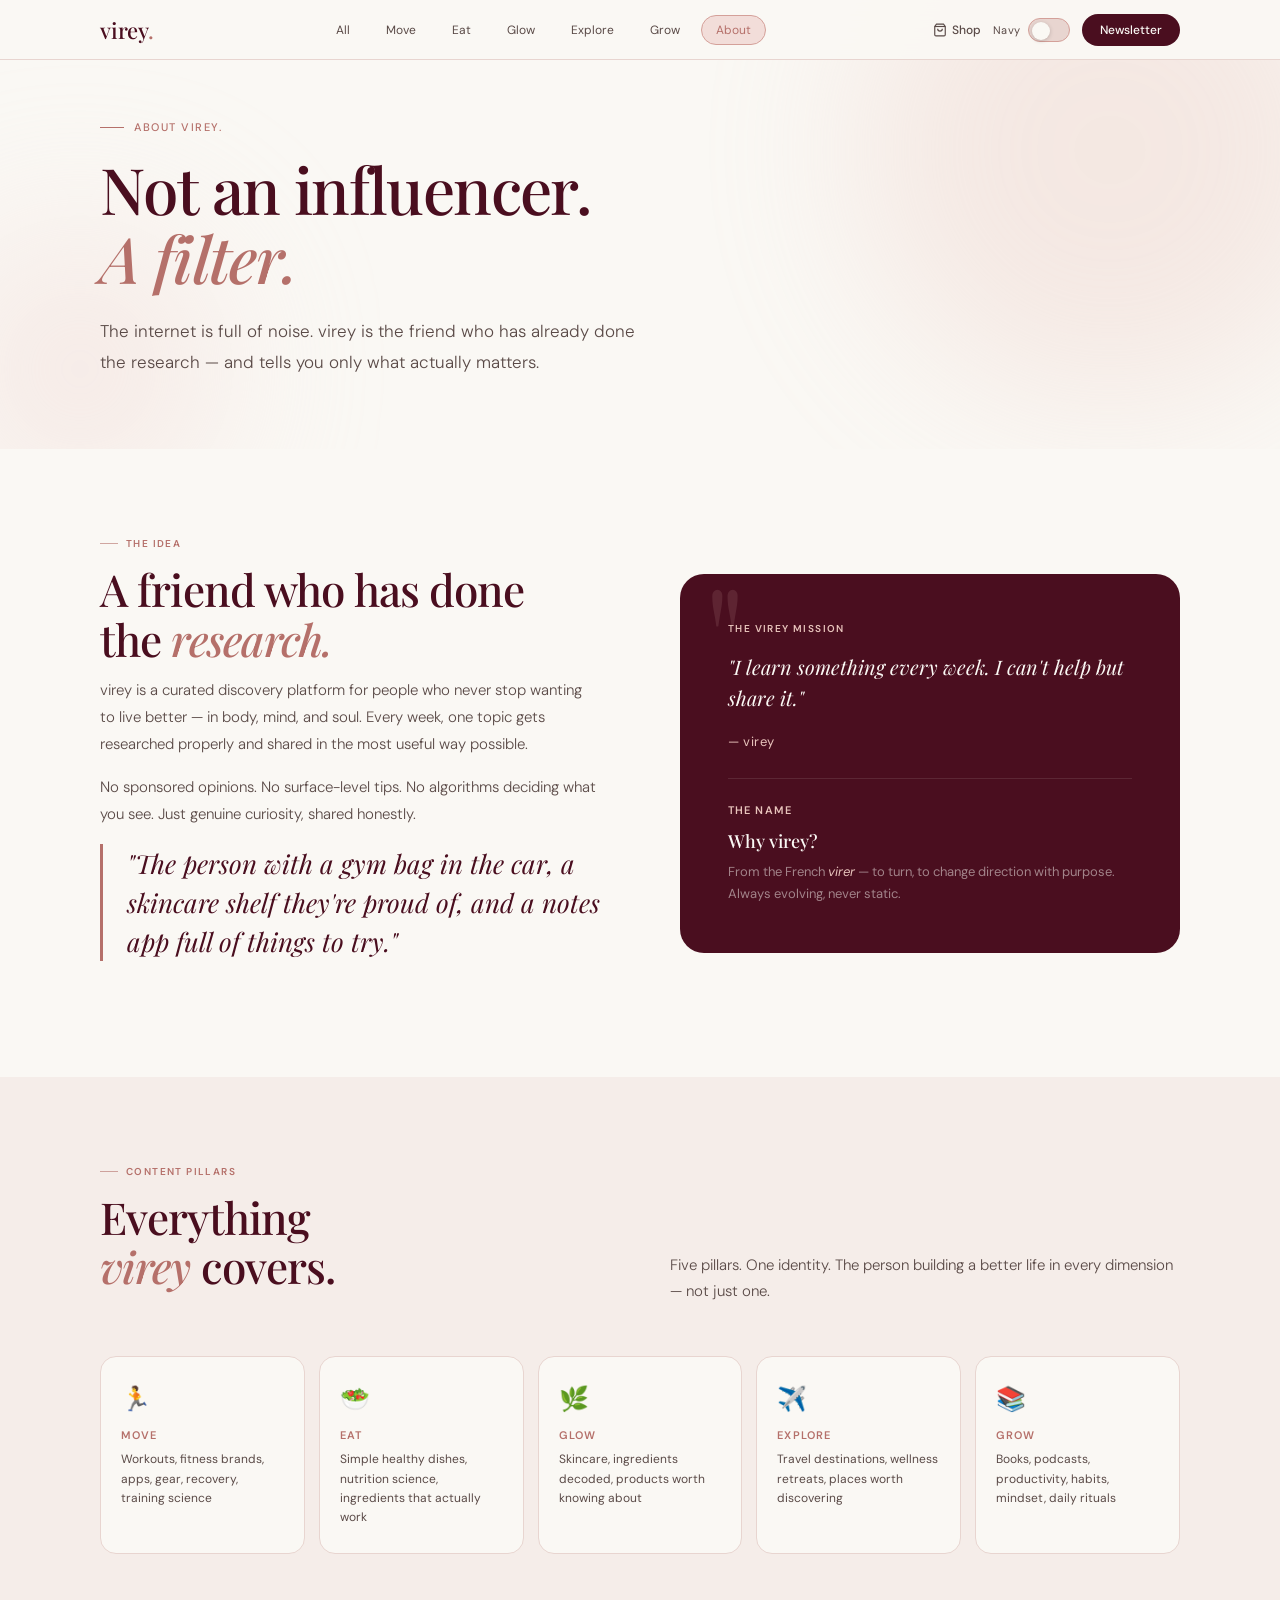
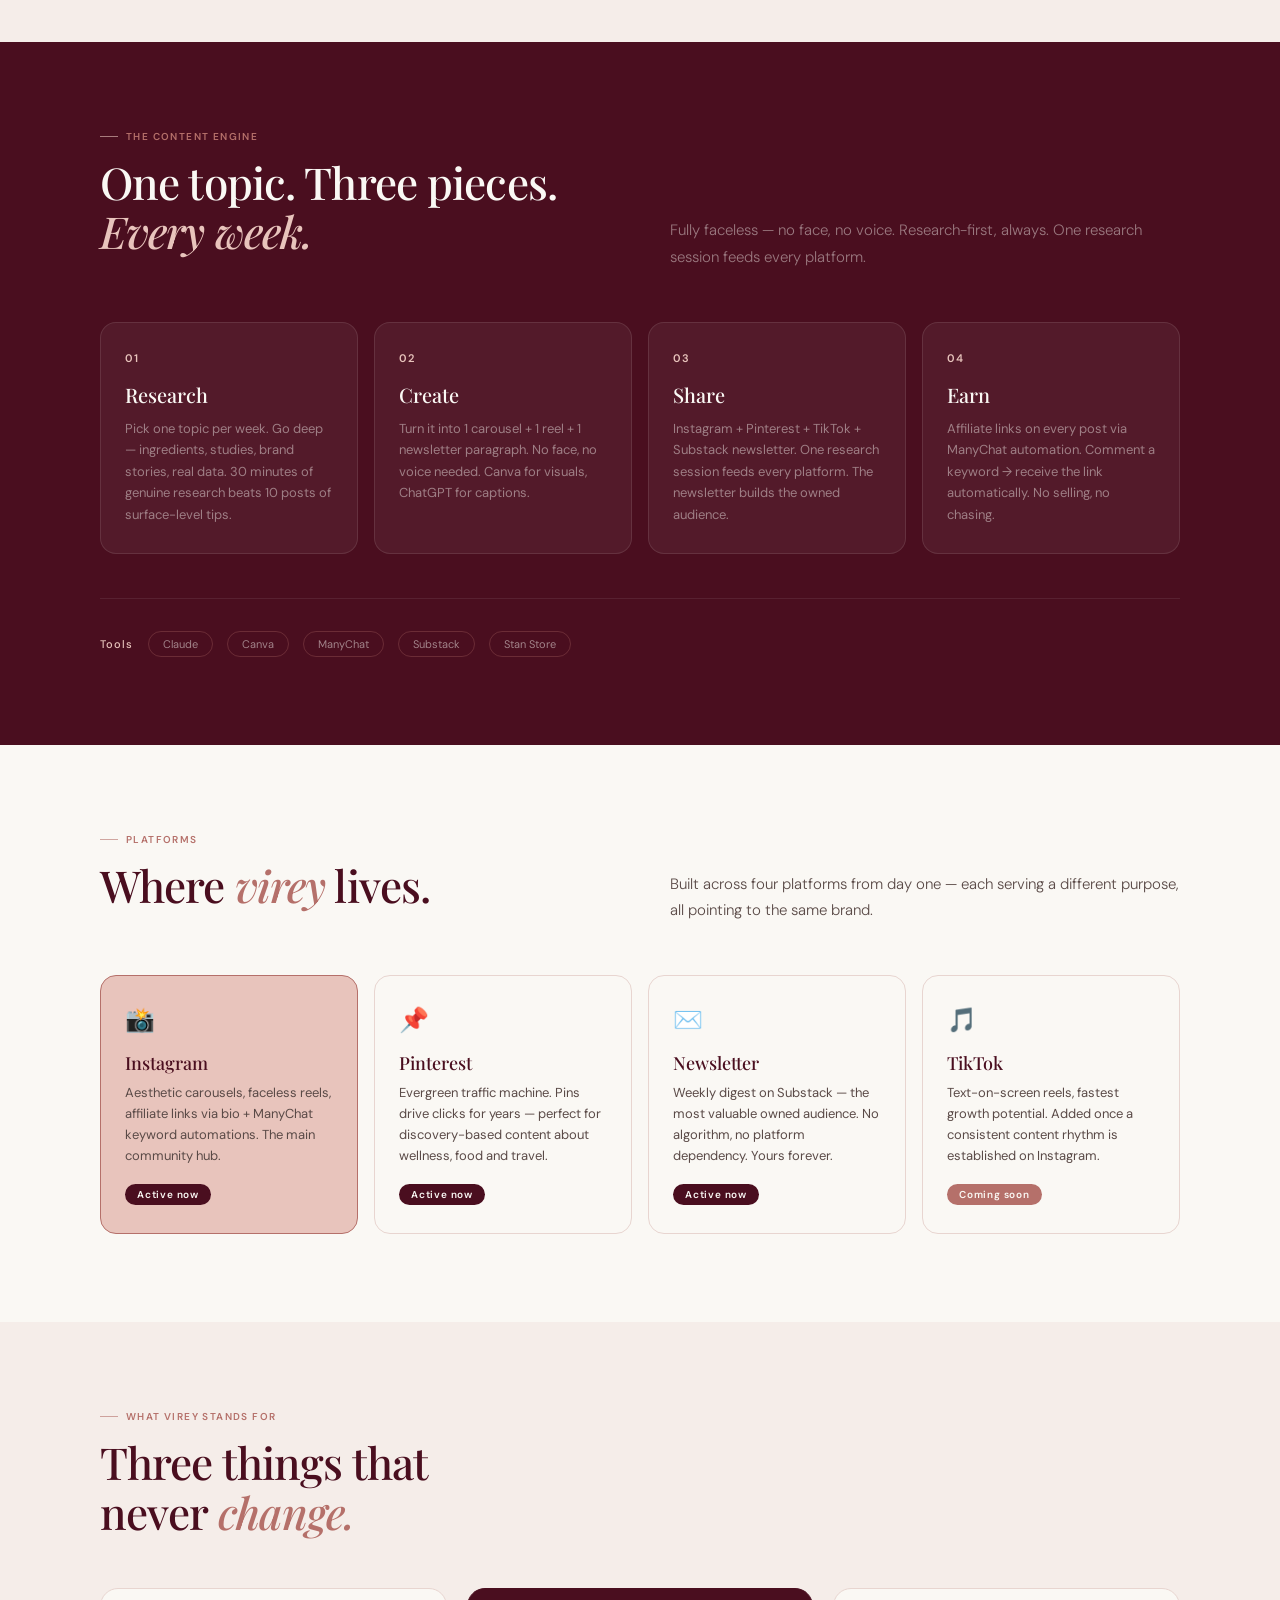
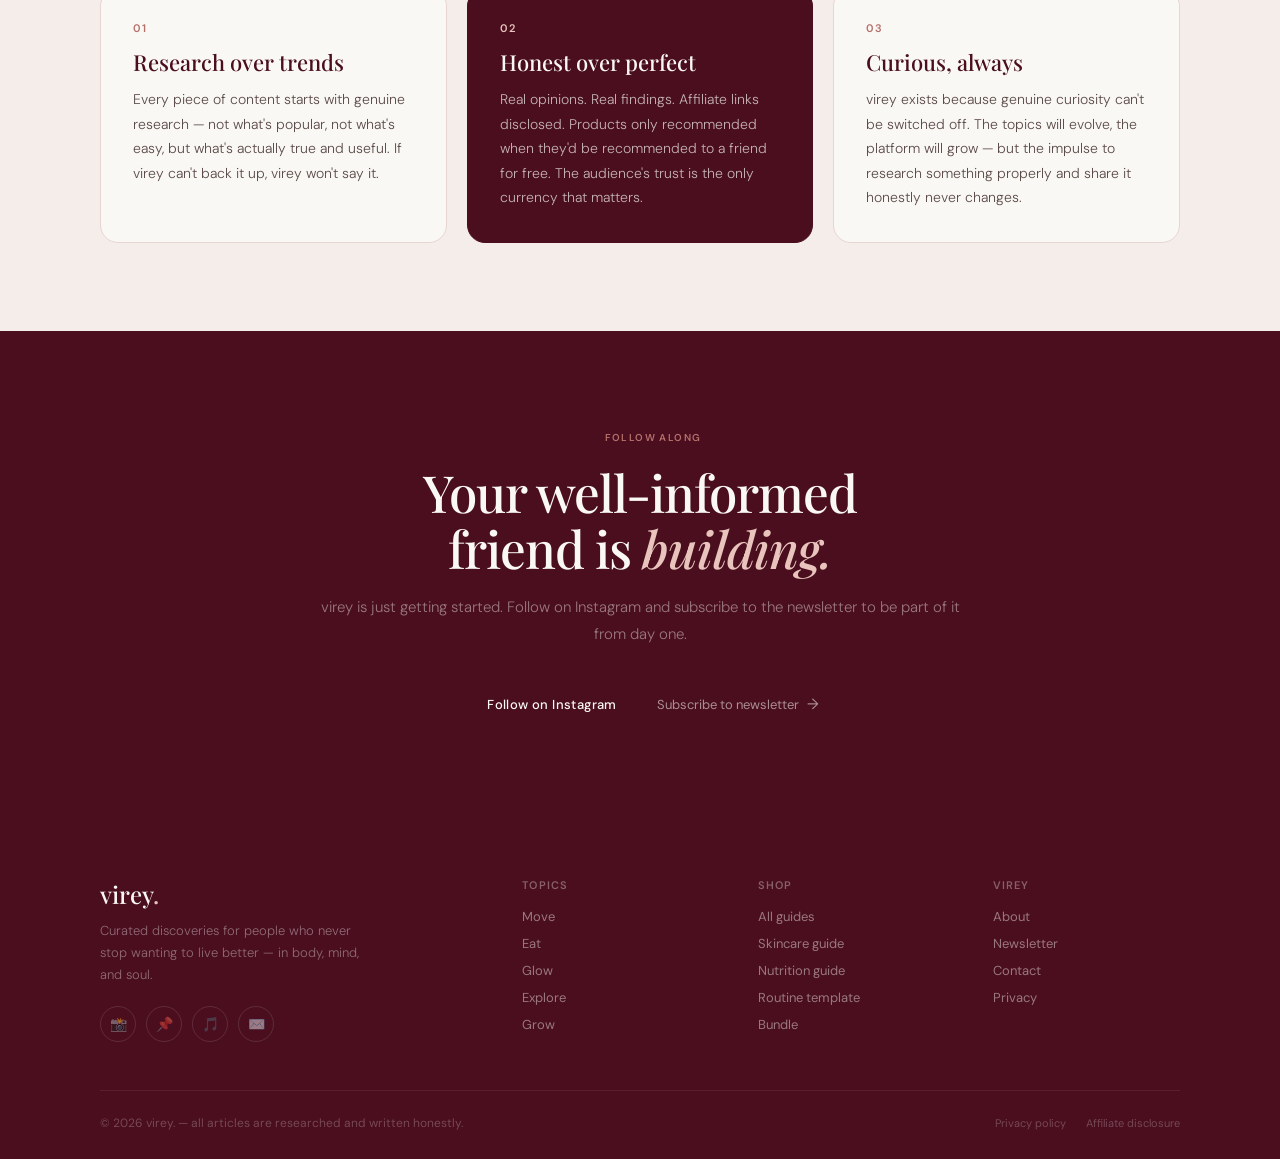
<file: about.html>
<!DOCTYPE html>
<html lang="en">
<head>
  <meta charset="UTF-8">
  <meta name="viewport" content="width=device-width, initial-scale=1.0">
  <title>About — virey.</title>
  <link rel="preconnect" href="https://fonts.googleapis.com">
  <link rel="preconnect" href="https://fonts.gstatic.com" crossorigin>
  <link href="https://fonts.googleapis.com/css2?family=Playfair+Display:ital,wght@0,400;0,500;0,700;1,400;1,500&family=DM+Sans:ital,wght@0,300;0,400;0,500;1,300&display=swap" rel="stylesheet">
<style>
/* ============================================================
   virey. — about page styles
   G1 PALETTE: cream #FAF8F4 / dusty rose #B5706A /
               soft blush #E8C4BC / garnet #4A0E1F
   ============================================================ */

/* ── DESIGN TOKENS ── */
:root {
  --white:    #FAF8F4;      /* cream — replaces pure white as the base */
  --ice:      #F5EDE9;      /* warm blush tint — used for card backgrounds */
  --celeste:  #E8C4BC;      /* soft blush — primary brand tint */
  --sky:      #B5706A;      /* dusty rose — accents, stars, highlights */
  --ocean:    #B5706A;      /* dusty rose — buttons, links, CTAs */
  --mist:     #F2DDD9;      /* lightest blush wash — hover states */
  --slate:    #5A4A47;      /* warm body text colour */
  --ink:      #4A0E1F;      /* garnet — headings and dark sections background */
  --border:   #E8D5D0;      /* default card/section border */
  --border2:  #D4A099;      /* rose-tinted border for focus states */
}

*,*::before,*::after{box-sizing:border-box;margin:0;padding:0;}
html{scroll-behavior:smooth;}
body{font-family:'DM Sans',sans-serif;background:var(--white);color:var(--ink);overflow-x:hidden;}
a{text-decoration:none;color:inherit;}
.container{max-width:1160px;margin:0 auto;padding:0 40px;}

/* ── NAV ── */
.nav{position:fixed;top:0;left:0;right:0;z-index:200;background:rgba(250,248,244,0.94);backdrop-filter:blur(14px);border-bottom:0.5px solid var(--border);height:60px;display:flex;align-items:center;}
.nav-inner{display:flex;align-items:center;justify-content:space-between;width:100%;}
.nav-logo{font-family:'Playfair Display',serif;font-size:22px;font-weight:500;color:var(--ink);letter-spacing:-0.01em;}
.nav-logo span{color:var(--sky);}
.nav-topics{display:flex;gap:6px;}
.nav-topic{font-size:12px;font-weight:400;color:var(--slate);padding:6px 14px;border-radius:999px;border:0.5px solid transparent;transition:all 0.2s;cursor:pointer;}
.nav-topic:hover,.nav-topic.active{background:var(--mist);color:var(--sky);border-color:var(--border2);}
.nav-right{display:flex;gap:12px;align-items:center;}
.nav-shop{font-size:12px;font-weight:500;color:var(--slate);display:flex;align-items:center;gap:5px;transition:color 0.2s;}
.nav-shop:hover{color:var(--sky);}
.nav-subscribe{font-size:12px;font-weight:500;padding:8px 18px;border-radius:999px;background:var(--ink);color:var(--white);transition:all 0.2s;}
.nav-subscribe:hover{background:var(--sky);}

/* ── SHARED SECTION STYLES ── */
.section{padding:88px 0;}
.section-alt{background:var(--ice);}
.section-head{margin-bottom:52px;}
.eyebrow{display:flex;align-items:center;gap:8px;margin-bottom:14px;}
.eyebrow::before{content:'';width:18px;height:1px;background:currentColor;opacity:0.6;}
.eyebrow-text{font-size:10px;font-weight:600;letter-spacing:0.14em;text-transform:uppercase;}
.eye-ocean{color:var(--sky);}
.eye-sky{color:var(--sky);}
.sh2{font-family:'Playfair Display',serif;font-size:clamp(28px,3.5vw,44px);font-weight:500;line-height:1.12;letter-spacing:-0.02em;color:var(--ink);margin-bottom:14px;}
.sh2 em{font-style:italic;color:var(--sky);}
.sp{font-size:15px;line-height:1.75;color:var(--slate);font-weight:300;}
.section-head-split{display:grid;grid-template-columns:1fr 1fr;gap:60px;align-items:end;}
.btn{display:inline-block;font-size:13px;font-weight:500;letter-spacing:0.03em;padding:13px 26px;border-radius:999px;transition:all 0.2s;}
.btn-fill{background:var(--ink);color:var(--white);}
.btn-fill:hover{background:var(--sky);transform:translateY(-2px);}

/* ── FOOTER ── */
footer{background:var(--ink);padding:52px 0 28px;}
.footer-top{display:grid;grid-template-columns:2fr 1fr 1fr 1fr;gap:48px;margin-bottom:48px;}
.footer-brand-name{font-family:'Playfair Display',serif;font-size:24px;font-weight:500;color:var(--white);margin-bottom:10px;}
.footer-brand-name span{color:var(--celeste);}
.footer-brand-desc{font-size:13px;color:rgba(250,248,244,0.4);line-height:1.7;font-weight:300;max-width:260px;margin-bottom:20px;}
.footer-socials{display:flex;gap:10px;}
.fsoc{width:36px;height:36px;border-radius:50%;border:0.5px solid rgba(250,248,244,0.12);display:flex;align-items:center;justify-content:center;font-size:14px;color:rgba(250,248,244,0.45);transition:all 0.2s;cursor:pointer;}
.fsoc:hover{border-color:var(--celeste);color:var(--celeste);}
.footer-col-title{font-size:11px;font-weight:600;letter-spacing:0.1em;text-transform:uppercase;color:rgba(250,248,244,0.35);margin-bottom:16px;}
.footer-links{display:flex;flex-direction:column;gap:10px;}
.footer-links a{font-size:13px;color:rgba(250,248,244,0.45);transition:color 0.2s;}
.footer-links a:hover{color:var(--celeste);}
.footer-bottom{border-top:0.5px solid rgba(250,248,244,0.07);padding-top:24px;display:flex;justify-content:space-between;align-items:center;flex-wrap:wrap;gap:12px;}
.footer-copy{font-size:12px;color:rgba(250,248,244,0.25);}
.footer-legal{display:flex;gap:20px;}
.footer-legal a{font-size:11px;color:rgba(250,248,244,0.25);transition:color 0.2s;}
.footer-legal a:hover{color:var(--celeste);}

/* ── REVEAL ANIMATIONS ── */
.reveal{opacity:0;transform:translateY(22px);transition:opacity 0.65s ease,transform 0.65s ease;}
.reveal.visible{opacity:1;transform:translateY(0);}
.rd1{transition-delay:0.08s;}.rd2{transition-delay:0.16s;}.rd3{transition-delay:0.24s;}.rd4{transition-delay:0.32s;}.rd5{transition-delay:0.4s;}

/* ═══════════════════════════════════════════
   ABOUT PAGE SPECIFIC STYLES
   ═══════════════════════════════════════════ */

/* ── HERO ── */
.about-hero{padding:120px 0 72px;background:var(--white);position:relative;overflow:hidden;}
.about-hero-blob{position:absolute;border-radius:50%;filter:blur(80px);pointer-events:none;}
.ah-blob1{width:500px;height:500px;background:var(--celeste);opacity:0.3;top:-100px;right:-80px;}
.ah-blob2{width:280px;height:280px;background:var(--mist);opacity:0.5;bottom:-60px;left:-60px;}
.about-hero-inner{position:relative;z-index:1;max-width:720px;}
.about-hero-eyebrow{display:flex;align-items:center;gap:10px;margin-bottom:20px;}
.about-hero-eyebrow::before{content:'';width:24px;height:1px;background:var(--sky);}
.about-hero-eyebrow span{font-size:11px;font-weight:500;letter-spacing:0.14em;text-transform:uppercase;color:var(--sky);}
.about-hero-h1{font-family:'Playfair Display',serif;font-size:clamp(42px,5vw,64px);font-weight:500;line-height:1.08;letter-spacing:-0.025em;color:var(--ink);margin-bottom:24px;}
.about-hero-h1 em{font-style:italic;color:var(--sky);}
.about-hero-p{font-size:17px;line-height:1.8;color:var(--slate);font-weight:300;max-width:560px;}

/* ── WHAT IS VIREY ── */
.what-section{padding:88px 0;background:var(--white);}
.what-grid{display:grid;grid-template-columns:1fr 1fr;gap:80px;align-items:center;}
.what-quote{font-family:'Playfair Display',serif;font-size:clamp(18px,2.2vw,26px);font-style:italic;line-height:1.5;color:var(--ink);border-left:3px solid var(--sky);padding-left:24px;margin-bottom:28px;}
.what-body{font-size:15px;line-height:1.8;color:var(--slate);font-weight:300;margin-bottom:16px;}
/* Right panel — dark garnet background */
.what-right{background:var(--ink);border-radius:24px;padding:48px;position:relative;overflow:hidden;}
.what-right::before{content:'"';font-family:'Playfair Display',serif;font-size:140px;line-height:1;color:var(--celeste);opacity:0.12;position:absolute;top:-10px;left:24px;pointer-events:none;}
.what-right-label{font-size:10px;font-weight:600;letter-spacing:0.14em;text-transform:uppercase;color:var(--celeste);margin-bottom:16px;}
.what-right-text{font-family:'Playfair Display',serif;font-size:20px;font-style:italic;line-height:1.55;color:var(--white);margin-bottom:20px;position:relative;z-index:1;}
.what-right-sub{font-size:13px;color:var(--celeste);letter-spacing:0.04em;}

/* ── PILLARS ── */
.pillars-section{padding:88px 0;background:var(--ice);}
.pillars-intro{display:grid;grid-template-columns:1fr 1fr;gap:60px;align-items:end;margin-bottom:52px;}
.pillars-grid{display:grid;grid-template-columns:repeat(5,1fr);gap:14px;}
.pillar-card{border-radius:16px;padding:26px 20px;border:0.5px solid var(--border);background:var(--white);transition:all 0.25s;position:relative;overflow:hidden;}
.pillar-card::after{content:'';position:absolute;inset:0;background:var(--celeste);opacity:0;transition:opacity 0.25s;z-index:0;}
.pillar-card:hover::after{opacity:0.18;}
.pillar-card:hover{border-color:var(--sky);transform:translateY(-4px);}
.pillar-icon{font-size:24px;margin-bottom:14px;display:block;position:relative;z-index:1;}
.pillar-name{font-size:11px;font-weight:600;letter-spacing:0.1em;text-transform:uppercase;color:var(--sky);margin-bottom:8px;position:relative;z-index:1;}
.pillar-desc{font-size:12px;line-height:1.6;color:var(--slate);position:relative;z-index:1;}

/* ── HOW IT WORKS ── */
.how-section{padding:88px 0;background:var(--ink);}
.how-h2{font-family:'Playfair Display',serif;font-size:clamp(28px,3.5vw,44px);font-weight:500;line-height:1.12;letter-spacing:-0.02em;color:var(--white);margin-bottom:14px;}
.how-h2 em{font-style:italic;color:var(--celeste);}
.how-sub{font-size:15px;line-height:1.75;color:rgba(250,248,244,0.45);font-weight:300;}
.how-head{display:grid;grid-template-columns:1fr 1fr;gap:60px;align-items:end;margin-bottom:52px;}
.how-grid{display:grid;grid-template-columns:repeat(4,1fr);gap:16px;}
/* Step cards — semi-transparent on dark garnet background */
.how-step{background:rgba(250,248,244,0.05);border:0.5px solid rgba(250,248,244,0.1);border-radius:16px;padding:28px 24px;transition:all 0.2s;}
.how-step:hover{background:rgba(232,196,188,0.1);border-color:rgba(181,112,106,0.3);}
.how-num{font-size:11px;font-weight:600;color:var(--celeste);letter-spacing:0.08em;margin-bottom:16px;}
.how-title{font-family:'Playfair Display',serif;font-size:20px;font-weight:500;color:var(--white);margin-bottom:10px;}
.how-body{font-size:13px;line-height:1.65;color:rgba(250,248,244,0.45);}
.how-tools{margin-top:44px;padding-top:32px;border-top:0.5px solid rgba(250,248,244,0.08);display:flex;align-items:center;gap:14px;flex-wrap:wrap;}
.how-tools-label{font-size:11px;letter-spacing:0.1em;color:var(--celeste);font-weight:500;}
.tool-pill{font-size:11px;padding:5px 14px;border-radius:999px;border:0.5px solid rgba(181,112,106,0.3);color:rgba(250,248,244,0.5);}

/* ── PLATFORMS ── */
.platforms-section{padding:88px 0;background:var(--white);}
.platforms-grid{display:grid;grid-template-columns:repeat(4,1fr);gap:16px;margin-top:52px;}
.platform-card{background:var(--white);border:0.5px solid var(--border);border-radius:16px;padding:28px 24px;transition:all 0.2s;}
.platform-card:hover{border-color:var(--sky);transform:translateY(-3px);}
/* Featured platform card uses soft blush background */
.platform-card.featured{border-color:var(--sky);background:var(--celeste);}
.platform-icon{font-size:24px;margin-bottom:16px;display:block;}
.platform-name{font-family:'Playfair Display',serif;font-size:18px;font-weight:500;color:var(--ink);margin-bottom:8px;}
.platform-desc{font-size:13px;line-height:1.6;color:var(--slate);margin-bottom:16px;}
.platform-tag{font-size:10px;font-weight:600;letter-spacing:0.08em;padding:4px 12px;border-radius:999px;display:inline-block;}
/* Active/coming-soon badges in garnet and dusty rose */
.tag-now{background:var(--ink);color:var(--white);}
.tag-soon{background:var(--sky);color:var(--white);}

/* ── VALUES ── */
.values-section{padding:88px 0;background:var(--ice);}
.values-grid{display:grid;grid-template-columns:repeat(3,1fr);gap:20px;margin-top:52px;}
.value-card{border-radius:18px;padding:32px;border:0.5px solid var(--border);background:var(--white);transition:all 0.22s;}
.value-card:hover{border-color:var(--sky);transform:translateY(-3px);}
/* Middle value card uses garnet background for emphasis */
.value-card:nth-child(2){background:var(--ink);border-color:var(--ink);}
.value-card:nth-child(2) .value-title{color:var(--white);}
.value-card:nth-child(2) .value-body{color:rgba(250,248,244,0.7);}
.value-card:nth-child(2) .value-num{color:var(--celeste);}
.value-num{font-size:11px;font-weight:600;letter-spacing:0.1em;color:var(--sky);margin-bottom:14px;}
.value-title{font-family:'Playfair Display',serif;font-size:22px;font-weight:500;color:var(--ink);margin-bottom:12px;line-height:1.2;}
.value-body{font-size:14px;line-height:1.75;color:var(--slate);font-weight:300;}

/* ── FINAL CTA ── */
.about-cta{padding:100px 0;background:var(--ink);text-align:center;}
.about-cta-inner{max-width:640px;margin:0 auto;}
.about-cta-h2{font-family:'Playfair Display',serif;font-size:clamp(32px,4vw,52px);font-weight:500;color:var(--white);line-height:1.1;letter-spacing:-0.02em;margin-bottom:18px;}
.about-cta-h2 em{font-style:italic;color:var(--celeste);}
.about-cta-p{font-size:15px;color:rgba(250,248,244,0.45);line-height:1.75;font-weight:300;margin-bottom:36px;}
.about-cta-btns{display:flex;gap:14px;align-items:center;justify-content:center;flex-wrap:wrap;}
/* Ghost link used alongside the primary CTA button */
.btn-ghost-light{font-size:13px;font-weight:400;color:rgba(250,248,244,0.55);display:flex;align-items:center;gap:8px;transition:color 0.2s;}
.btn-ghost-light:hover{color:var(--celeste);}
.btn-ghost-light::after{content:'→';font-size:15px;}

/* ── RESPONSIVE ── */
@media(max-width:900px){
  .container{padding:0 20px;}
  /* Collapse two-column layouts to single column */
  .what-grid,.pillars-intro,.how-head,.section-head-split{grid-template-columns:1fr;gap:40px;}
  .pillars-grid{grid-template-columns:repeat(2,1fr);}
  .how-grid{grid-template-columns:repeat(2,1fr);}
  .platforms-grid{grid-template-columns:repeat(2,1fr);}
  .values-grid{grid-template-columns:1fr;}
  .footer-top{grid-template-columns:1fr 1fr;}
  .nav-topics{display:none;}
}
@media(max-width:600px){
  .pillars-grid,.how-grid,.platforms-grid{grid-template-columns:1fr;}
  .footer-top{grid-template-columns:1fr;}
}


/* ── NAVY THEME OVERRIDES ────────────────────────────────────
   Applied when <html data-theme="navy"> is set by the toggle.
   Mirrors the same overrides in index.html so both pages
   respond identically to the toggle preference.
   ---------------------------------------------------------- */
[data-theme="navy"] {
  --white:   #FAF8F4;
  --ice:     #EEF4FA;
  --celeste: #C5D8EC;
  --sky:     #6B8CAE;
  --ocean:   #6B8CAE;
  --mist:    #E4EEF6;
  --slate:   #3A4A5A;
  --ink:     #0F1F3D;
  --border:  #D0DDE8;
  --border2: #A8BED4;
}

/* Nav background override — hardcoded rgba in base CSS */
[data-theme="navy"] .nav {
  background: rgba(250, 248, 244, 0.94);
}

/* About page section gradient overrides */
[data-theme="navy"] .about-img-bg {
  background: linear-gradient(135deg, #C5D8EC 0%, #6B8CAE 100%);
}
[data-theme="navy"] .what-right {
  background: #0F1F3D;
}
[data-theme="navy"] .about-cta {
  background: #0F1F3D;
}
[data-theme="navy"] .how-section {
  background: #0F1F3D;
}
[data-theme="navy"] .how-step:hover {
  background: rgba(197,216,236,0.1);
  border-color: rgba(107,140,174,0.3);
}
[data-theme="navy"] .value-card:nth-child(2) {
  background: #0F1F3D;
  border-color: #0F1F3D;
}
[data-theme="navy"] .platform-card.featured {
  background: #C5D8EC;
  border-color: #6B8CAE;
}
[data-theme="navy"] .tag-now { background: #0F1F3D; }
[data-theme="navy"] .tag-soon { background: #6B8CAE; }


/* ── THEME TOGGLE SWITCH ─────────────────────────────────────
   Identical component to index.html — see comments there.
   ---------------------------------------------------------- */
.theme-toggle {
  display: flex;
  align-items: center;
  gap: 8px;
  cursor: pointer;
  user-select: none;
}
.theme-toggle-label {
  font-size: 11px;
  font-weight: 400;
  color: var(--slate);
  letter-spacing: 0.02em;
  transition: color 0.3s;
  white-space: nowrap;
}
.theme-toggle-track {
  position: relative;
  width: 42px;
  height: 24px;
  background: var(--border);
  border-radius: 999px;
  transition: background 0.3s;
  flex-shrink: 0;
  border: 0.5px solid var(--border2);
}
.theme-toggle-thumb {
  position: absolute;
  top: 3px;
  left: 3px;
  width: 18px;
  height: 18px;
  background: var(--white);
  border-radius: 50%;
  box-shadow: 0 1px 4px rgba(0,0,0,0.18);
  transition: transform 0.3s cubic-bezier(0.34,1.56,0.64,1), background 0.3s;
}
[data-theme="navy"] .theme-toggle-track {
  background: #0F1F3D;
  border-color: #0F1F3D;
}
[data-theme="navy"] .theme-toggle-thumb {
  transform: translateX(18px);
  background: #C5D8EC;
}
</style>
</head>
<body>


<!-- ── NAVIGATION ── -->
<nav class="nav">
  <div class="container nav-inner">
    <a href="index.html" class="nav-logo">virey<span>.</span></a>
    <div class="nav-topics">
      <span class="nav-topic" onclick="window.location='index.html'">All</span>
      <span class="nav-topic" onclick="window.location='index.html#topics'">Move</span>
      <span class="nav-topic" onclick="window.location='index.html#topics'">Eat</span>
      <span class="nav-topic" onclick="window.location='index.html#topics'">Glow</span>
      <span class="nav-topic" onclick="window.location='index.html#topics'">Explore</span>
      <span class="nav-topic" onclick="window.location='index.html#topics'">Grow</span>
      <span class="nav-topic active">About</span>
    </div>
    <div class="nav-right">
      <a href="index.html#shop" class="nav-shop">
        <svg width="14" height="14" viewBox="0 0 24 24" fill="none" stroke="currentColor" stroke-width="2">
          <path d="M6 2L3 6v14a2 2 0 002 2h14a2 2 0 002-2V6l-3-4z"/>
          <line x1="3" y1="6" x2="21" y2="6"/>
          <path d="M16 10a4 4 0 01-8 0"/>
        </svg>
        Shop
      </a>

      <!-- ── THEME TOGGLE ──────────────────────────────────
           Same toggle as index.html. Preference is shared
           via localStorage key "vireyTheme" so switching on
           one page carries over to the other.
           ─────────────────────────────────────────────── -->
      <div class="theme-toggle" onclick="toggleTheme()" title="Switch palette">
        <span class="theme-toggle-label" id="themeLabel">Navy</span>
        <div class="theme-toggle-track">
          <div class="theme-toggle-thumb"></div>
        </div>
      </div>

      <a href="index.html#newsletter" class="nav-subscribe">Newsletter</a>
    </div>
  </div>
</nav>


<!-- ── HERO ── -->
<section class="about-hero">
  <div class="about-hero-blob ah-blob1"></div>
  <div class="about-hero-blob ah-blob2"></div>
  <div class="container">
    <div class="about-hero-inner reveal">
      <div class="about-hero-eyebrow"><span>About virey.</span></div>
      <h1 class="about-hero-h1">Not an influencer.<br><em>A filter.</em></h1>
      <p class="about-hero-p">The internet is full of noise. virey is the friend who has already done the research — and tells you only what actually matters.</p>
    </div>
  </div>
</section>


<!-- ── WHAT IS VIREY ── -->
<section class="what-section">
  <div class="container">
    <div class="what-grid">
      <div class="reveal">
        <div class="eyebrow eye-ocean"><span class="eyebrow-text">The idea</span></div>
        <h2 class="sh2">A friend who has done<br>the <em>research.</em></h2>
        <p class="what-body">virey is a curated discovery platform for people who never stop wanting to live better — in body, mind, and soul. Every week, one topic gets researched properly and shared in the most useful way possible.</p>
        <p class="what-body">No sponsored opinions. No surface-level tips. No algorithms deciding what you see. Just genuine curiosity, shared honestly.</p>
        <blockquote class="what-quote">"The person with a gym bag in the car, a skincare shelf they're proud of, and a notes app full of things to try."</blockquote>
      </div>
      <div class="what-right reveal rd2">
        <div class="what-right-label">The virey mission</div>
        <p class="what-right-text">"I learn something every week. I can't help but share it."</p>
        <p class="what-right-sub">— virey</p>
        <div style="margin-top:28px;padding-top:24px;border-top:0.5px solid rgba(250,248,244,0.1);">
          <div style="font-size:11px;font-weight:600;letter-spacing:0.1em;text-transform:uppercase;color:var(--celeste);margin-bottom:12px;">The name</div>
          <div style="font-family:'Playfair Display',serif;font-size:18px;font-weight:500;color:var(--white);margin-bottom:8px;">Why virey?</div>
          <div style="font-size:13px;line-height:1.7;color:rgba(250,248,244,0.5);">From the French <em style="font-style:italic;color:var(--celeste)">virer</em> — to turn, to change direction with purpose. Always evolving, never static.</div>
        </div>
      </div>
    </div>
  </div>
</section>


<!-- ── FIVE PILLARS ── -->
<section class="pillars-section">
  <div class="container">
    <div class="pillars-intro">
      <div class="reveal">
        <div class="eyebrow eye-ocean"><span class="eyebrow-text">Content pillars</span></div>
        <h2 class="sh2">Everything<br><em>virey</em> covers.</h2>
      </div>
      <p class="sp reveal">Five pillars. One identity. The person building a better life in every dimension — not just one.</p>
    </div>
    <div class="pillars-grid">
      <div class="pillar-card reveal">
        <span class="pillar-icon">🏃</span>
        <div class="pillar-name">Move</div>
        <div class="pillar-desc">Workouts, fitness brands, apps, gear, recovery, training science</div>
      </div>
      <div class="pillar-card reveal rd1">
        <span class="pillar-icon">🥗</span>
        <div class="pillar-name">Eat</div>
        <div class="pillar-desc">Simple healthy dishes, nutrition science, ingredients that actually work</div>
      </div>
      <div class="pillar-card reveal rd2">
        <span class="pillar-icon">🌿</span>
        <div class="pillar-name">Glow</div>
        <div class="pillar-desc">Skincare, ingredients decoded, products worth knowing about</div>
      </div>
      <div class="pillar-card reveal rd3">
        <span class="pillar-icon">✈️</span>
        <div class="pillar-name">Explore</div>
        <div class="pillar-desc">Travel destinations, wellness retreats, places worth discovering</div>
      </div>
      <div class="pillar-card reveal rd4">
        <span class="pillar-icon">📚</span>
        <div class="pillar-name">Grow</div>
        <div class="pillar-desc">Books, podcasts, productivity, habits, mindset, daily rituals</div>
      </div>
    </div>
  </div>
</section>


<!-- ── HOW IT WORKS ── -->
<section class="how-section">
  <div class="container">
    <div class="how-head">
      <div class="reveal">
        <div class="eyebrow" style="color:var(--celeste)"><span class="eyebrow-text eye-sky">The content engine</span></div>
        <h2 class="how-h2">One topic. Three pieces.<br><em>Every week.</em></h2>
      </div>
      <p class="how-sub reveal">Fully faceless — no face, no voice. Research-first, always. One research session feeds every platform.</p>
    </div>
    <div class="how-grid">
      <div class="how-step reveal">
        <div class="how-num">01</div>
        <div class="how-title">Research</div>
        <div class="how-body">Pick one topic per week. Go deep — ingredients, studies, brand stories, real data. 30 minutes of genuine research beats 10 posts of surface-level tips.</div>
      </div>
      <div class="how-step reveal rd1">
        <div class="how-num">02</div>
        <div class="how-title">Create</div>
        <div class="how-body">Turn it into 1 carousel + 1 reel + 1 newsletter paragraph. No face, no voice needed. Canva for visuals, ChatGPT for captions.</div>
      </div>
      <div class="how-step reveal rd2">
        <div class="how-num">03</div>
        <div class="how-title">Share</div>
        <div class="how-body">Instagram + Pinterest + TikTok + Substack newsletter. One research session feeds every platform. The newsletter builds the owned audience.</div>
      </div>
      <div class="how-step reveal rd3">
        <div class="how-num">04</div>
        <div class="how-title">Earn</div>
        <div class="how-body">Affiliate links on every post via ManyChat automation. Comment a keyword → receive the link automatically. No selling, no chasing.</div>
      </div>
    </div>
    <div class="how-tools reveal">
      <span class="how-tools-label">Tools</span>
      <span class="tool-pill">Claude</span>
      <span class="tool-pill">Canva</span>
      <span class="tool-pill">ManyChat</span>
      <span class="tool-pill">Substack</span>
      <span class="tool-pill">Stan Store</span>
    </div>
  </div>
</section>


<!-- ── PLATFORMS ── -->
<section class="platforms-section">
  <div class="container">
    <div class="section-head-split reveal">
      <div>
        <div class="eyebrow eye-ocean"><span class="eyebrow-text">Platforms</span></div>
        <h2 class="sh2">Where <em>virey</em> lives.</h2>
      </div>
      <p class="sp">Built across four platforms from day one — each serving a different purpose, all pointing to the same brand.</p>
    </div>
    <div class="platforms-grid">
      <div class="platform-card featured reveal">
        <span class="platform-icon">📸</span>
        <div class="platform-name">Instagram</div>
        <div class="platform-desc">Aesthetic carousels, faceless reels, affiliate links via bio + ManyChat keyword automations. The main community hub.</div>
        <span class="platform-tag tag-now">Active now</span>
      </div>
      <div class="platform-card reveal rd1">
        <span class="platform-icon">📌</span>
        <div class="platform-name">Pinterest</div>
        <div class="platform-desc">Evergreen traffic machine. Pins drive clicks for years — perfect for discovery-based content about wellness, food and travel.</div>
        <span class="platform-tag tag-now">Active now</span>
      </div>
      <div class="platform-card reveal rd2">
        <span class="platform-icon">✉️</span>
        <div class="platform-name">Newsletter</div>
        <div class="platform-desc">Weekly digest on Substack — the most valuable owned audience. No algorithm, no platform dependency. Yours forever.</div>
        <span class="platform-tag tag-now">Active now</span>
      </div>
      <div class="platform-card reveal rd3">
        <span class="platform-icon">🎵</span>
        <div class="platform-name">TikTok</div>
        <div class="platform-desc">Text-on-screen reels, fastest growth potential. Added once a consistent content rhythm is established on Instagram.</div>
        <span class="platform-tag tag-soon">Coming soon</span>
      </div>
    </div>
  </div>
</section>


<!-- ── VALUES ── -->
<section class="values-section">
  <div class="container">
    <div class="section-head reveal">
      <div class="eyebrow eye-ocean"><span class="eyebrow-text">What virey stands for</span></div>
      <h2 class="sh2">Three things that<br>never <em>change.</em></h2>
    </div>
    <div class="values-grid">
      <div class="value-card reveal">
        <div class="value-num">01</div>
        <div class="value-title">Research over trends</div>
        <div class="value-body">Every piece of content starts with genuine research — not what's popular, not what's easy, but what's actually true and useful. If virey can't back it up, virey won't say it.</div>
      </div>
      <div class="value-card reveal rd1">
        <div class="value-num">02</div>
        <div class="value-title">Honest over perfect</div>
        <div class="value-body">Real opinions. Real findings. Affiliate links disclosed. Products only recommended when they'd be recommended to a friend for free. The audience's trust is the only currency that matters.</div>
      </div>
      <div class="value-card reveal rd2">
        <div class="value-num">03</div>
        <div class="value-title">Curious, always</div>
        <div class="value-body">virey exists because genuine curiosity can't be switched off. The topics will evolve, the platform will grow — but the impulse to research something properly and share it honestly never changes.</div>
      </div>
    </div>
  </div>
</section>


<!-- ── FINAL CTA ── -->
<section class="about-cta">
  <div class="container">
    <div class="about-cta-inner reveal">
      <div class="eyebrow" style="justify-content:center;margin-bottom:20px;">
        <span class="eyebrow-text eye-sky">Follow along</span>
      </div>
      <h2 class="about-cta-h2">Your well-informed<br>friend is <em>building.</em></h2>
      <p class="about-cta-p">virey is just getting started. Follow on Instagram and subscribe to the newsletter to be part of it from day one.</p>
      <div class="about-cta-btns">
        <a href="https://www.instagram.com/virey.app/" target="_blank" class="btn btn-fill">Follow on Instagram</a>
        <a href="index.html#newsletter" class="btn-ghost-light">Subscribe to newsletter</a>
      </div>
    </div>
  </div>
</section>


<!-- ── FOOTER ── -->
<footer>
  <div class="container">
    <div class="footer-top">
      <div>
        <div class="footer-brand-name">virey<span>.</span></div>
        <div class="footer-brand-desc">Curated discoveries for people who never stop wanting to live better — in body, mind, and soul.</div>
        <div class="footer-socials">
          <a href="https://www.instagram.com/virey.app/" target="_blank" class="fsoc">📸</a>
          <a href="#" class="fsoc">📌</a>
          <a href="#" class="fsoc">🎵</a>
          <a href="index.html#newsletter" class="fsoc">✉️</a>
        </div>
      </div>
      <div>
        <div class="footer-col-title">Topics</div>
        <div class="footer-links">
          <a href="index.html#topics">Move</a>
          <a href="index.html#topics">Eat</a>
          <a href="index.html#topics">Glow</a>
          <a href="index.html#topics">Explore</a>
          <a href="index.html#topics">Grow</a>
        </div>
      </div>
      <div>
        <div class="footer-col-title">Shop</div>
        <div class="footer-links">
          <a href="index.html#shop">All guides</a>
          <a href="index.html#shop">Skincare guide</a>
          <a href="index.html#shop">Nutrition guide</a>
          <a href="index.html#shop">Routine template</a>
          <a href="index.html#shop">Bundle</a>
        </div>
      </div>
      <div>
        <div class="footer-col-title">virey</div>
        <div class="footer-links">
          <a href="about.html">About</a>
          <a href="index.html#newsletter">Newsletter</a>
          <a href="mailto:contact@virey.co">Contact</a>
          <a href="#">Privacy</a>
        </div>
      </div>
    </div>
    <div class="footer-bottom">
      <div class="footer-copy">© 2026 virey. — all articles are researched and written honestly.</div>
      <div class="footer-legal">
        <a href="#">Privacy policy</a>
        <a href="#">Affiliate disclosure</a>
      </div>
    </div>
  </div>
</footer>


<script>
  /* ── SCROLL REVEAL ANIMATIONS ────────────────────────────
     IntersectionObserver watches all .reveal elements.
     When an element enters the viewport it gets .visible
     which triggers the CSS transition (fade + slide up).
     Once visible, the element is unobserved (fires once only).
     ─────────────────────────────────────────────────────── */
  const observer = new IntersectionObserver(entries => {
    entries.forEach(e => {
      if (e.isIntersecting) {
        e.target.classList.add('visible');
        observer.unobserve(e.target);
      }
    });
  }, { threshold: 0.1 });
  document.querySelectorAll('.reveal').forEach(el => observer.observe(el));


  /* ── THEME TOGGLE ───────────────────────────────────────
     Identical logic to index.html. Reads/writes the shared
     localStorage key "vireyTheme". applyTheme() is called
     immediately on load to avoid any flash of wrong palette.
     ─────────────────────────────────────────────────────── */
  function applyTheme(theme) {
    const html = document.documentElement;
    const label = document.getElementById('themeLabel');
    if (theme === 'navy') {
      html.setAttribute('data-theme', 'navy');
      if (label) label.textContent = 'Navy';
    } else {
      html.removeAttribute('data-theme');
      if (label) label.textContent = 'Navy';
    }
  }

  function toggleTheme() {
    const current = document.documentElement.getAttribute('data-theme');
    const next = current === 'navy' ? 'default' : 'navy';
    localStorage.setItem('vireyTheme', next);
    applyTheme(next);
  }

  /* Apply saved preference on page load */
  (function () {
    const saved = localStorage.getItem('vireyTheme') || 'default';
    applyTheme(saved);
  })();

</script>

</body>
</html>
</file>
